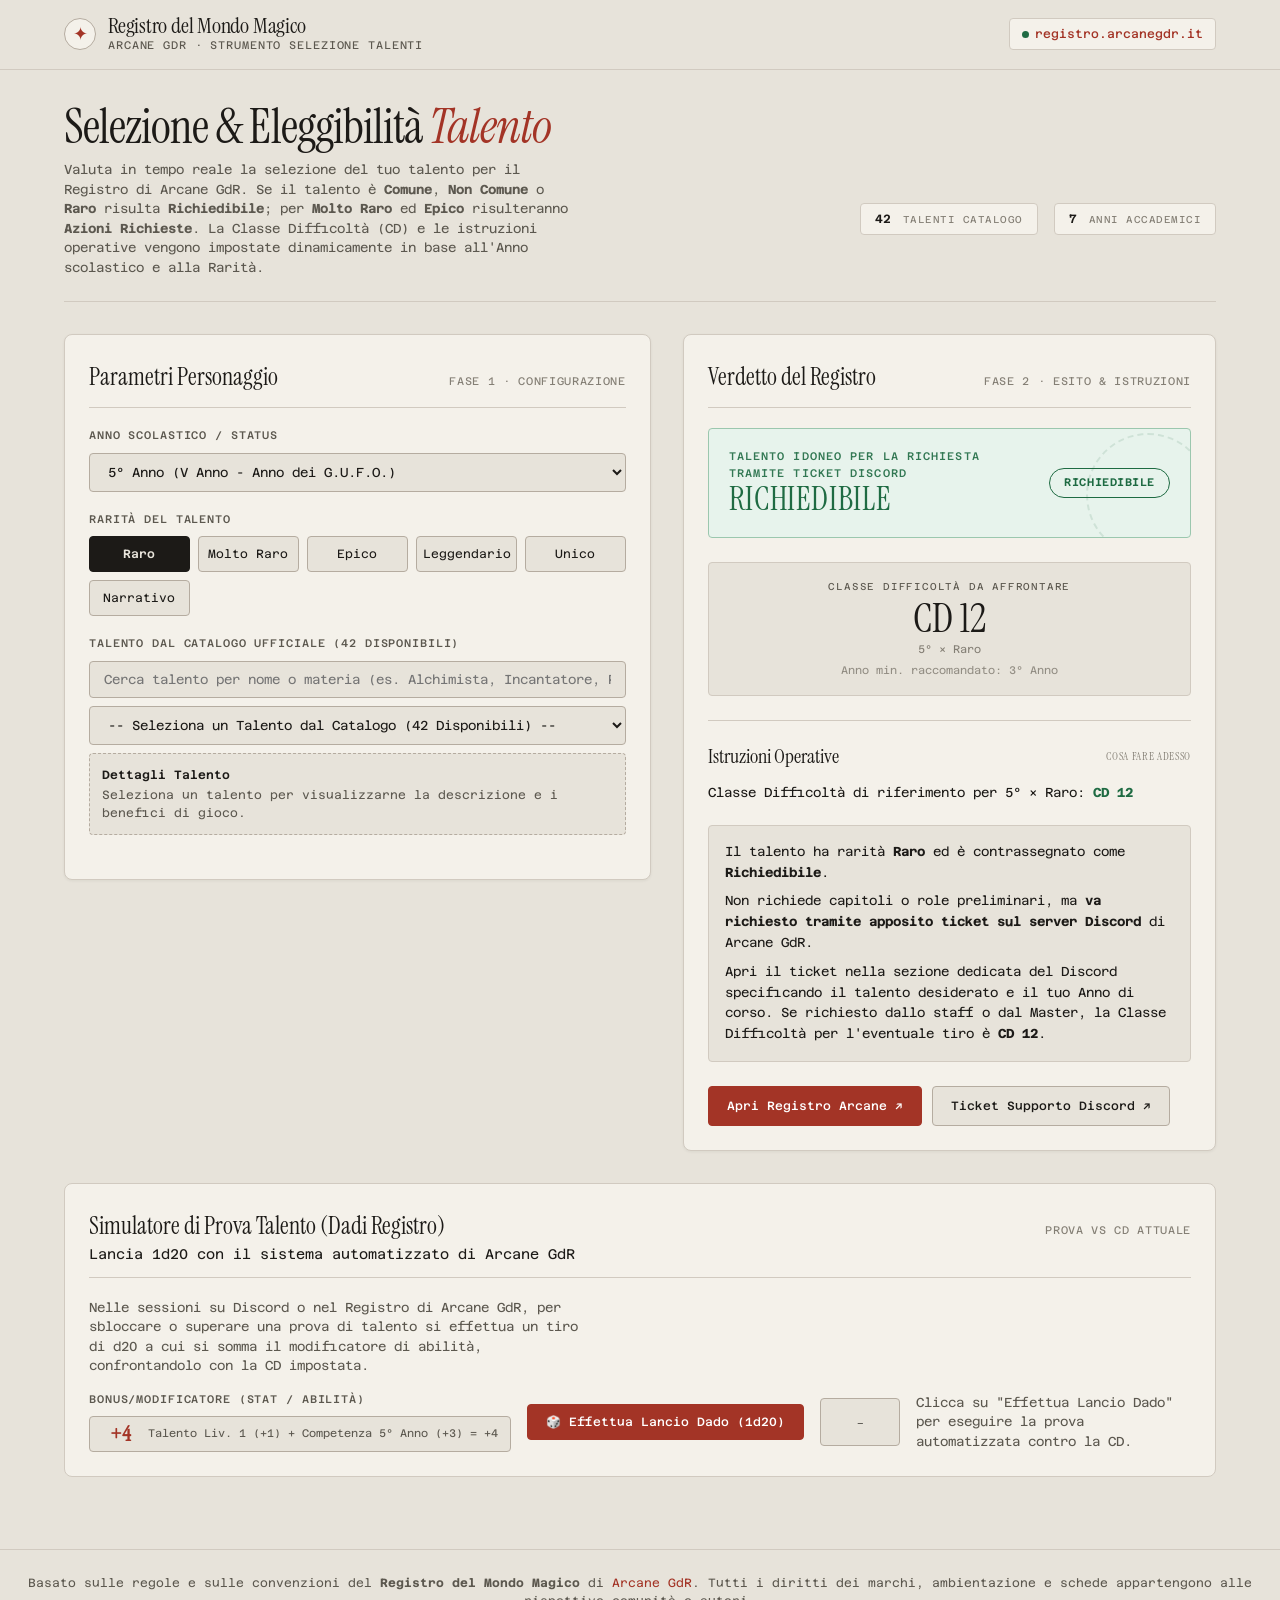
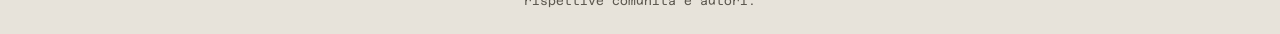
<file: index.html>
<!DOCTYPE html>
<html lang="it">
<head>
  <meta charset="utf-8">
  <meta name="viewport" content="width=device-width, initial-scale=1, viewport-fit=cover">
  <meta name="theme-color" content="#E7E3DA">
  <title>Verifica Eleggibilità Talenti · Registro Arcane GdR</title>
  
  <!-- Fonts da Google Fonts identici a registro.arcanegdr.it -->
  <link rel="preconnect" href="https://fonts.googleapis.com">
  <link rel="preconnect" href="https://fonts.gstatic.com" crossorigin>
  <link href="https://fonts.googleapis.com/css2?family=Instrument+Serif:ital@0;1&family=Azeret+Mono:wght@400;500;600&display=swap" rel="stylesheet">
  
  <link rel="stylesheet" href="styles.css">
</head>
<body>

  <!-- Barra Superiore di Navigazione -->
  <header class="topbar">
    <div class="topbar-content">
      <a href="https://registro.arcanegdr.it" target="_blank" rel="noopener" class="brand-group" title="Vai al portale del Registro">
        <div class="sigil-icon">✦</div>
        <div class="brand-text">
          <h1>Registro del Mondo Magico</h1>
          <div class="brand-sub">Arcane GdR · Strumento Selezione Talenti</div>
        </div>
      </a>
      <div class="topbar-actions">
        <a href="https://registro.arcanegdr.it" target="_blank" rel="noopener" class="live-link">
          <span class="status-dot"></span>
          <span>registro.arcanegdr.it</span>
        </a>
      </div>
    </div>
  </header>

  <!-- Contenitore Principale -->
  <main class="container">
    
    <!-- Hero / Intro -->
    <section>
      <h2 class="hero-quote">Selezione & Eleggibilità <em class="pig">Talento</em></h2>
      <div class="hero-meta">
        <p class="hero-desc">
          Valuta in tempo reale la selezione del tuo talento per il Registro di Arcane GdR. Se il talento è <strong>Comune</strong>, <strong>Non Comune</strong> o <strong>Raro</strong> risulta <strong>Richiedibile</strong>; per <strong>Molto Raro</strong> ed <strong>Epico</strong> risulteranno <strong>Azioni Richieste</strong>.
          La Classe Difficoltà (CD) e le istruzioni operative vengono impostate dinamicamente in base all'Anno scolastico e alla Rarità.
        </p>
        <div class="stats-pill-group">
          <div class="stat-pill"><span class="num">42</span> <span class="lbl">Talenti Catalogo</span></div>
          <div class="stat-pill"><span class="num">7</span> <span class="lbl">Anni Accademici</span></div>
        </div>
      </div>
    </section>

    <!-- Griglia a due colonne -->
    <div class="main-grid">

      <!-- COLONNA SINISTRA: Parametri -->
      <section class="card">
        <div class="card-header">
          <h3 class="card-title">Parametri Personaggio</h3>
          <span class="card-badge">Fase 1 · Configurazione</span>
        </div>

        <!-- Anno Scolastico -->
        <div class="form-group">
          <label class="form-label" for="annoSelect">Anno Scolastico / Status</label>
          <div class="select-wrap">
            <select id="annoSelect">
              <option value="1">1° Anno (I Anno - Principiante)</option>
              <option value="2">2° Anno (II Anno)</option>
              <option value="3">3° Anno (III Anno - Scelta Materie Complementari)</option>
              <option value="4">4° Anno (IV Anno)</option>
              <option value="5" selected>5° Anno (V Anno - Anno dei G.U.F.O.)</option>
              <option value="6">6° Anno (VI Anno - Corsi Avanzati)</option>
              <option value="7">7° Anno (VII Anno - Anno dei M.A.G.O.)</option>
              <option value="adulto">Adulto / Fuori Corso / Docente / Post-Diploma</option>
            </select>
          </div>
        </div>

        <!-- Rarità Talento -->
        <div class="form-group">
          <label class="form-label">Rarità del Talento</label>
          <div class="rarity-pill-group">
            <div class="rarity-pill">
              <input type="radio" id="rarRaro" name="rarity" value="raro" checked>
              <label for="rarRaro">Raro</label>
            </div>
            <div class="rarity-pill molto-raro">
              <input type="radio" id="rarMoltoRaro" name="rarity" value="molto_raro">
              <label for="rarMoltoRaro">Molto Raro</label>
            </div>
            <div class="rarity-pill epico">
              <input type="radio" id="rarEpico" name="rarity" value="epico">
              <label for="rarEpico">Epico</label>
            </div>
            <div class="rarity-pill leggendario">
              <input type="radio" id="rarLeggendario" name="rarity" value="leggendario">
              <label for="rarLeggendario">Leggendario</label>
            </div>
            <div class="rarity-pill unico">
              <input type="radio" id="rarUnico" name="rarity" value="unico">
              <label for="rarUnico">Unico</label>
            </div>
            <div class="rarity-pill narrativo">
              <input type="radio" id="rarNarrativo" name="rarity" value="narrativo">
              <label for="rarNarrativo">Narrativo</label>
            </div>
          </div>
        </div>

        <!-- Selezione dal Catalogo di Arcane GdR -->
        <div class="form-group">
          <label class="form-label" for="talentSelect">Talento dal Catalogo Ufficiale (42 Disponibili)</label>
          <div class="talent-search-box">
            <input type="text" id="talentSearch" placeholder="Cerca talento per nome o materia (es. Alchimista, Incantatore, Pozioni)...">
          </div>
          <div class="select-wrap">
            <select id="talentSelect">
              <!-- Popolato dinamicamente da app.js -->
            </select>
          </div>

          <!-- Box Anteprima / Descrizione del Talento -->
          <div class="talent-preview-box" id="talentDescBox">
            <div class="talent-preview-name">
              <span id="talentDescTitle">Dettagli Talento</span>
              <span class="card-badge" id="talentDescCat"></span>
            </div>
            <div id="talentDescText">Seleziona un talento per visualizzarne la descrizione e i benefici di gioco.</div>
          </div>
        </div>

      </section>

      <!-- COLONNA DESTRA: Verdetto & Istruzioni -->
      <section class="card">
        <div class="card-header">
          <h3 class="card-title">Verdetto del Registro</h3>
          <span class="card-badge">Fase 2 · Esito & Istruzioni</span>
        </div>

        <!-- Banner di Eleggibilità Dinamico -->
        <div class="verdict-banner eligible" id="verdictBanner">
          <div class="verdict-title-group">
            <span class="verdict-sub" id="verdictSub">Talento idoneo per la richiesta tramite Ticket Discord</span>
            <span class="verdict-status" id="verdictStatus">Richiedibile</span>
          </div>
          <div class="verdict-badge-pill" id="verdictBadge">RICHIEDIBILE</div>
        </div>

        <!-- Display Classe Difficoltà (CD) -->
        <div class="cd-display-row">
          <div class="cd-box">
            <div class="cd-box-label">Classe Difficoltà da Affrontare</div>
            <div class="cd-box-num" id="cdNum">CD 12</div>
            <div class="cd-box-sub" id="cdFormula">V Anno × Raro</div>
            <div class="cd-box-sub" id="minYearSub" style="margin-top: 4px; font-size: 11px; opacity: 0.85;">Anno min: 3° Anno</div>
          </div>
        </div>

        <!-- Elenco Istruzioni Dinamiche -->
        <div class="instructions-box">
          <div class="inst-title">
            <span>Istruzioni Operative</span>
            <span class="card-badge">Cosa fare adesso</span>
          </div>
          <ul class="inst-list" id="instructionsList">
            <!-- Popolato dinamicamente da app.js -->
          </ul>
        </div>

        <!-- Azioni Rapide con Link a registro.arcanegdr.it -->
        <div class="action-buttons">
          <a href="https://registro.arcanegdr.it" target="_blank" rel="noopener" class="btn btn-primary">
            Apri Registro Arcane ↗
          </a>
          <a href="https://discord.gg/EfSccDMzdn" target="_blank" rel="noopener" class="btn btn-secondary">
            Ticket Supporto Discord ↗
          </a>
        </div>
      </section>

    </div>

    <!-- SEZIONE INFERIORE: Simulatore Lancio Dadi (1d20 + Modificatore vs CD) -->
    <section class="dice-card">
      <div class="card-header">
        <div>
          <h3 class="card-title">Simulatore di Prova Talento (Dadi Registro)</h3>
          <div class="brand-sub">Lancia 1d20 con il sistema automatizzato di Arcane GdR</div>
        </div>
        <span class="card-badge">Prova vs CD Attuale</span>
      </div>

      <p class="hero-desc">
        Nelle sessioni su Discord o nel Registro di Arcane GdR, per sbloccare o superare una prova di talento si effettua un tiro di d20 a cui si somma il modificatore di abilità, confrontandolo con la CD impostata.
      </p>

      <div class="dice-controls">
        <div class="mod-display-group">
          <label class="form-label">Bonus/Modificatore (Stat / Abilità)</label>
          <div class="mod-value-box">
            <span class="mod-total-badge" id="diceModBadge">+4</span>
            <span class="mod-formula-text" id="diceModBreakdown">Talento Liv. 1 (+1) + Competenza 5° Anno (+3) = +4</span>
          </div>
        </div>
        <button id="rollDiceBtn" class="btn btn-primary">
          🎲 Effettua Lancio Dado (1d20)
        </button>
        <div class="dice-result-badge" id="diceResultBadge">-</div>
        <div id="diceResultDetail" style="font-size: 13px; color: var(--ink-secondary); flex: 1;">
          Clicca su "Effettua Lancio Dado" per eseguire la prova automatizzata contro la CD.
        </div>
      </div>
    </section>

  </main>

  <!-- Footer con riferimenti ad Arcane GdR -->
  <footer>
    <p>
      Basato sulle regole e sulle convenzioni del <strong>Registro del Mondo Magico</strong> di <a href="https://registro.arcanegdr.it" target="_blank" rel="noopener">Arcane GdR</a>.
      Tutti i diritti dei marchi, ambientazione e schede appartengono alle rispettive comunità e autori.
    </p>
  </footer>

  <script src="app.js"></script>
</body>
</html>
</file>
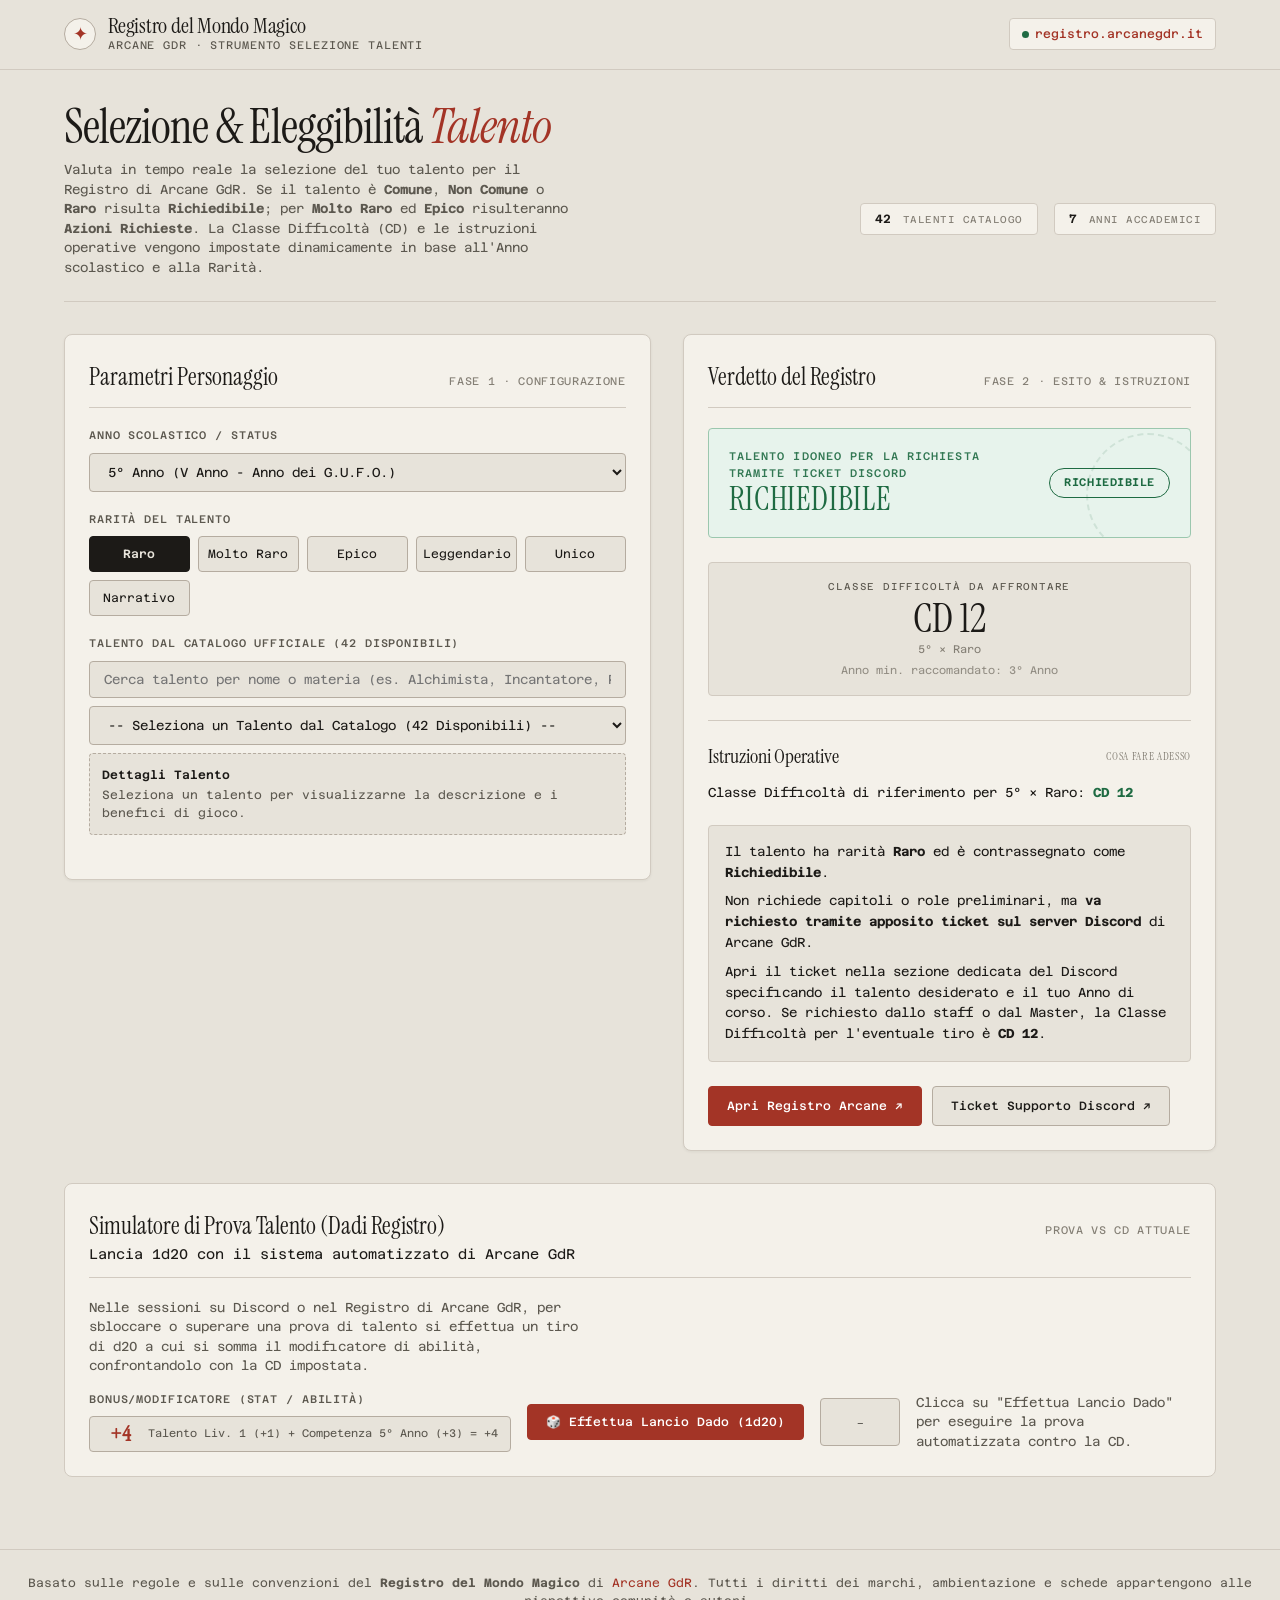
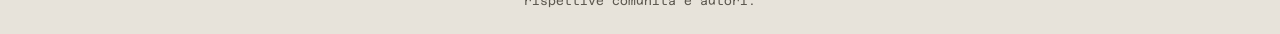
<file: standalone.html>
<!DOCTYPE html>
<html lang="it">
<head>
  <meta charset="utf-8">
  <meta name="viewport" content="width=device-width, initial-scale=1, viewport-fit=cover">
  <meta name="theme-color" content="#E7E3DA">
  <title>Verifica Eleggibilità Talenti · Registro Arcane GdR</title>
  
  <!-- Fonts da Google Fonts identici a registro.arcanegdr.it -->
  <link rel="preconnect" href="https://fonts.googleapis.com">
  <link rel="preconnect" href="https://fonts.gstatic.com" crossorigin>
  <link href="https://fonts.googleapis.com/css2?family=Instrument+Serif:ital@0;1&family=Azeret+Mono:wght@400;500;600&display=swap" rel="stylesheet">
  
  <style>
:root {
  --bg: #E7E3DA;
  --bg-card: #F4F1EA;
  --bg-card-alt: #ECE7DE;
  --ink: #1C1A17;
  --ink-secondary: #5C584F;
  --ink-muted: #847F75;
  --hair: #D1CAC0;
  --hair-strong: #B5ACA0;
  
  --pig: #A33426;
  --pig-hover: #86271C;
  --pig-light: #F7EAE8;
  
  --emerald: #1F6B43;
  --emerald-light: #E7F3EC;
  --emerald-border: #9BC7AE;
  
  --amber: #B8621E;
  --amber-light: #FBF0E6;
  --amber-border: #E0BA98;
  
  --serif: 'Instrument Serif', Georgia, serif;
  --mono: 'Azeret Mono', monospace, -apple-system, sans-serif;
  
  --radius-sm: 4px;
  --radius-md: 8px;
  --radius-lg: 12px;
  --shadow-sm: 0 1px 3px rgba(28, 26, 23, 0.06);
  --shadow-md: 0 4px 12px rgba(28, 26, 23, 0.08);
}

* {
  box-sizing: border-box;
  margin: 0;
  padding: 0;
}

body {
  background-color: var(--bg);
  color: var(--ink);
  font-family: var(--mono);
  font-size: 14px;
  line-height: 1.5;
  min-height: 100vh;
  display: flex;
  flex-direction: column;
  -webkit-font-smoothing: antialiased;
}

/* Top bar / Header */
.topbar {
  border-bottom: 1px solid var(--hair);
  background: var(--bg);
  position: sticky;
  top: 0;
  z-index: 50;
}

.topbar-content {
  max-width: 1200px;
  margin: 0 auto;
  padding: 14px 24px;
  display: flex;
  align-items: center;
  justify-content: space-between;
  gap: 16px;
}

.brand-group {
  display: flex;
  align-items: center;
  gap: 12px;
  text-decoration: none;
  color: inherit;
}

.sigil-icon {
  width: 32px;
  height: 32px;
  border-radius: 50%;
  border: 1px solid var(--hair-strong);
  display: grid;
  place-items: center;
  font-family: var(--serif);
  font-size: 18px;
  color: var(--pig);
  background: var(--bg-card);
}

.brand-text h1 {
  font-family: var(--serif);
  font-size: 22px;
  font-weight: 400;
  line-height: 1.1;
  letter-spacing: -0.01em;
}

.brand-text .brand-sub {
  font-size: 11px;
  text-transform: uppercase;
  letter-spacing: 0.08em;
  color: var(--ink-secondary);
}

.topbar-actions {
  display: flex;
  align-items: center;
  gap: 12px;
}

.live-link {
  display: inline-flex;
  align-items: center;
  gap: 6px;
  padding: 6px 12px;
  background: var(--bg-card);
  border: 1px solid var(--hair);
  border-radius: var(--radius-sm);
  color: var(--pig);
  text-decoration: none;
  font-size: 12px;
  font-weight: 500;
  transition: all 0.15s ease;
}

.live-link:hover {
  background: var(--pig-light);
  border-color: var(--pig);
}

.live-link .status-dot {
  width: 7px;
  height: 7px;
  border-radius: 50%;
  background: var(--emerald);
  display: inline-block;
  animation: pulse 2s infinite ease-in-out;
}

@keyframes pulse {
  0%, 100% { opacity: 1; transform: scale(1); }
  50% { opacity: 0.4; transform: scale(0.85); }
}

/* Layout container */
.container {
  max-width: 1200px;
  margin: 0 auto;
  padding: 32px 24px;
  flex: 1;
  width: 100%;
}

/* Hero Section */
.hero-quote {
  font-family: var(--serif);
  font-size: clamp(32px, 4vw, 48px);
  font-weight: 400;
  line-height: 1.05;
  letter-spacing: -0.02em;
  margin-bottom: 8px;
}

.hero-quote em.pig {
  font-style: italic;
  color: var(--pig);
}

.hero-meta {
  display: flex;
  flex-wrap: wrap;
  align-items: center;
  justify-content: space-between;
  gap: 16px;
  padding-bottom: 24px;
  border-bottom: 1px solid var(--hair);
  margin-bottom: 32px;
}

.hero-desc {
  max-width: 64ch;
  color: var(--ink-secondary);
  font-size: 13px;
}

.stats-pill-group {
  display: flex;
  gap: 16px;
  flex-wrap: wrap;
}

.stat-pill {
  background: var(--bg-card);
  border: 1px solid var(--hair);
  padding: 6px 14px;
  border-radius: var(--radius-sm);
  font-size: 12px;
}

.stat-pill .num {
  font-weight: 600;
  color: var(--ink);
  margin-right: 4px;
}

.stat-pill .lbl {
  color: var(--ink-muted);
  text-transform: uppercase;
  font-size: 10px;
  letter-spacing: 0.05em;
}

/* Grid layout */
.main-grid {
  display: grid;
  grid-template-columns: 1.1fr 1fr;
  gap: 32px;
  align-items: start;
}

@media (max-width: 900px) {
  .main-grid {
    grid-template-columns: 1fr;
  }
}

/* Panel cards */
.card {
  background: var(--bg-card);
  border: 1px solid var(--hair);
  border-radius: var(--radius-md);
  padding: 24px;
  box-shadow: var(--shadow-sm);
}

.card-header {
  display: flex;
  align-items: baseline;
  justify-content: space-between;
  margin-bottom: 20px;
  padding-bottom: 12px;
  border-bottom: 1px solid var(--hair);
}

.card-title {
  font-family: var(--serif);
  font-size: 24px;
  font-weight: 400;
  color: var(--ink);
}

.card-badge {
  font-size: 11px;
  text-transform: uppercase;
  letter-spacing: 0.06em;
  color: var(--ink-muted);
}

/* Form inputs & controls */
.form-group {
  margin-bottom: 20px;
}

.form-label {
  display: block;
  font-size: 11px;
  text-transform: uppercase;
  letter-spacing: 0.08em;
  color: var(--ink-secondary);
  margin-bottom: 8px;
  font-weight: 500;
}

.select-wrap, .input-wrap {
  position: relative;
}

select, input[type="text"], input[type="number"] {
  width: 100%;
  padding: 10px 14px;
  font-family: var(--mono);
  font-size: 13px;
  color: var(--ink);
  background: var(--bg);
  border: 1px solid var(--hair-strong);
  border-radius: var(--radius-sm);
  outline: none;
  transition: all 0.15s ease;
}

select:focus, input[type="text"]:focus, input[type="number"]:focus {
  border-color: var(--pig);
  box-shadow: 0 0 0 2px var(--pig-light);
}

/* Radio button pills for Rarity */
.rarity-pill-group {
  display: grid;
  grid-template-columns: repeat(auto-fit, minmax(100px, 1fr));
  gap: 8px;
}

.rarity-pill {
  position: relative;
}

.rarity-pill input[type="radio"] {
  position: absolute;
  opacity: 0;
  width: 0;
  height: 0;
}

.rarity-pill label {
  display: block;
  text-align: center;
  padding: 8px 6px;
  background: var(--bg);
  border: 1px solid var(--hair-strong);
  border-radius: var(--radius-sm);
  font-size: 12px;
  cursor: pointer;
  transition: all 0.15s ease;
  user-select: none;
}

.rarity-pill input[type="radio"]:checked + label {
  background: var(--ink);
  color: var(--bg);
  border-color: var(--ink);
  font-weight: 600;
}

.rarity-pill.molto-raro input[type="radio"]:checked + label {
  background: var(--pig);
  border-color: var(--pig);
  color: #fff;
}

.rarity-pill.epico input[type="radio"]:checked + label {
  background: #622A73;
  border-color: #622A73;
  color: #fff;
}

.rarity-pill.leggendario input[type="radio"]:checked + label {
  background: #9A6B1F;
  border-color: #9A6B1F;
  color: #fff;
}

.rarity-pill.unico input[type="radio"]:checked + label {
  background: #1C3D5A;
  border-color: #1C3D5A;
  color: #fff;
}

.rarity-pill.narrativo input[type="radio"]:checked + label {
  background: #2D5A3C;
  border-color: #2D5A3C;
  color: #fff;
}

/* Preset talent dropdown list */
.talent-search-box {
  margin-bottom: 8px;
}

.talent-preview-box {
  background: var(--bg);
  border: 1px dashed var(--hair-strong);
  border-radius: var(--radius-sm);
  padding: 12px;
  font-size: 12px;
  color: var(--ink-secondary);
  min-height: 52px;
  display: flex;
  flex-direction: column;
  justify-content: center;
  margin-top: 8px;
}

.talent-preview-name {
  font-weight: 600;
  color: var(--ink);
  margin-bottom: 2px;
}

/* EP & Checklist Toggles */
.checklist-box {
  background: var(--bg);
  border: 1px solid var(--hair);
  border-radius: var(--radius-sm);
  padding: 12px 14px;
}

.ep-slider-row {
  display: flex;
  align-items: center;
  justify-content: space-between;
  gap: 16px;
  margin-bottom: 12px;
}

.ep-val {
  font-weight: 600;
  color: var(--pig);
  font-size: 13px;
  min-width: 70px;
  text-align: right;
}

input[type="range"] {
  flex: 1;
  accent-color: var(--pig);
}

.checkbox-row {
  display: flex;
  align-items: center;
  gap: 10px;
  margin-top: 8px;
  font-size: 12px;
  cursor: pointer;
}

.checkbox-row input {
  accent-color: var(--pig);
  width: 16px;
  height: 16px;
  cursor: pointer;
}

/* RIGHT PANEL: Verdict Card */
.verdict-banner {
  border-radius: var(--radius-sm);
  padding: 20px;
  margin-bottom: 24px;
  display: flex;
  align-items: center;
  justify-content: space-between;
  gap: 16px;
  transition: all 0.25s ease;
  position: relative;
  overflow: hidden;
}

.verdict-banner::after {
  content: '';
  position: absolute;
  right: -20px;
  bottom: -20px;
  width: 120px;
  height: 120px;
  border-radius: 50%;
  border: 2px dashed currentColor;
  opacity: 0.12;
  pointer-events: none;
}

.verdict-banner.eligible {
  background: var(--emerald-light);
  border: 1px solid var(--emerald-border);
  color: var(--emerald);
}

.verdict-banner.actions {
  background: var(--amber-light);
  border: 1px solid var(--amber-border);
  color: var(--amber);
}

.verdict-title-group {
  display: flex;
  flex-direction: column;
}

.verdict-sub {
  font-size: 11px;
  text-transform: uppercase;
  letter-spacing: 0.1em;
  font-weight: 500;
  opacity: 0.9;
}

.verdict-status {
  font-family: var(--serif);
  font-size: 32px;
  font-weight: 400;
  line-height: 1.1;
  letter-spacing: 0.02em;
  text-transform: uppercase;
}

.verdict-badge-pill {
  padding: 6px 14px;
  border-radius: 20px;
  font-size: 11px;
  font-weight: 600;
  letter-spacing: 0.05em;
  border: 1px solid currentColor;
}

/* CD Display Box */
.cd-display-row {
  display: grid;
  grid-template-columns: 1fr;
  margin-bottom: 24px;
}

.cd-box {
  background: var(--bg);
  border: 1px solid var(--hair);
  border-radius: var(--radius-sm);
  padding: 16px;
  text-align: center;
}

.cd-box-label {
  font-size: 10px;
  text-transform: uppercase;
  letter-spacing: 0.08em;
  color: var(--ink-secondary);
  margin-bottom: 4px;
}

.cd-box-num {
  font-family: var(--serif);
  font-size: 40px;
  line-height: 1;
  color: var(--ink);
  font-weight: 400;
}

.cd-box-sub {
  font-size: 11px;
  color: var(--ink-muted);
  margin-top: 4px;
}

/* Instruction lists */
.instructions-box {
  border-top: 1px solid var(--hair);
  padding-top: 20px;
  margin-bottom: 24px;
}

.inst-title {
  font-family: var(--serif);
  font-size: 20px;
  margin-bottom: 12px;
  display: flex;
  align-items: center;
  justify-content: space-between;
}

.inst-list {
  list-style: none;
  display: flex;
  flex-direction: column;
  gap: 10px;
}

.inst-item {
  display: flex;
  align-items: flex-start;
  gap: 10px;
  font-size: 13px;
  line-height: 1.45;
  color: var(--ink);
}

.inst-num {
  font-size: 10px;
  font-weight: 600;
  width: 20px;
  height: 20px;
  border-radius: 50%;
  border: 1px solid var(--hair-strong);
  display: grid;
  place-items: center;
  flex-shrink: 0;
  margin-top: 2px;
  background: var(--bg);
}

.inst-item.done {
  color: var(--ink-muted);
  text-decoration: line-through;
}

/* Code Snippet Box (for copying to Arcane GDR Role post) */
.snippet-box {
  background: #1C1A17;
  color: #EDE7DE;
  border-radius: var(--radius-sm);
  padding: 14px;
  font-size: 12px;
  margin-bottom: 20px;
  position: relative;
}

.snippet-header {
  display: flex;
  justify-content: space-between;
  align-items: center;
  margin-bottom: 8px;
  font-size: 10px;
  text-transform: uppercase;
  letter-spacing: 0.08em;
  color: #9D9689;
}

.snippet-code {
  font-family: var(--mono);
  word-break: break-all;
  white-space: pre-wrap;
  line-height: 1.5;
}

.copy-btn {
  background: rgba(255, 255, 255, 0.1);
  border: 1px solid rgba(255, 255, 255, 0.2);
  color: #fff;
  padding: 4px 10px;
  border-radius: 4px;
  font-family: var(--mono);
  font-size: 11px;
  cursor: pointer;
  transition: all 0.15s ease;
}

.copy-btn:hover {
  background: var(--pig);
  border-color: var(--pig);
}

/* Quick link buttons to Registro */
.action-buttons {
  display: flex;
  flex-wrap: wrap;
  gap: 10px;
}

.btn {
  display: inline-flex;
  align-items: center;
  justify-content: center;
  gap: 8px;
  padding: 10px 18px;
  font-family: var(--mono);
  font-size: 12px;
  font-weight: 500;
  border-radius: var(--radius-sm);
  cursor: pointer;
  text-decoration: none;
  transition: all 0.15s ease;
}

.btn-primary {
  background: var(--pig);
  color: #fff;
  border: 1px solid var(--pig);
}

.btn-primary:hover {
  background: var(--pig-hover);
}

.btn-secondary {
  background: var(--bg);
  color: var(--ink);
  border: 1px solid var(--hair-strong);
}

.btn-secondary:hover {
  background: var(--hair);
}

/* Dice Simulator widget */
.dice-card {
  margin-top: 32px;
  background: var(--bg-card);
  border: 1px solid var(--hair);
  border-radius: var(--radius-md);
  padding: 24px;
}

.dice-controls {
  display: flex;
  flex-wrap: wrap;
  align-items: center;
  gap: 16px;
  margin-top: 16px;
}

.mod-display-group {
  display: flex;
  flex-direction: column;
}

.mod-value-box {
  display: flex;
  align-items: center;
  gap: 10px;
  background: var(--bg);
  border: 1px solid var(--hair-strong);
  border-radius: var(--radius-sm);
  padding: 6px 12px;
}

.mod-total-badge {
  font-family: var(--serif);
  font-size: 22px;
  font-weight: 700;
  color: var(--pig);
  min-width: 36px;
  text-align: center;
  line-height: 1;
}

.mod-formula-text {
  font-family: var(--mono);
  font-size: 11px;
  color: var(--ink-secondary);
  line-height: 1.35;
}

.dice-result-badge {
  font-size: 20px;
  font-family: var(--serif);
  padding: 8px 16px;
  border-radius: var(--radius-sm);
  border: 1px solid var(--hair-strong);
  background: var(--bg);
  min-width: 80px;
  text-align: center;
}

.dice-result-badge.success {
  background: var(--emerald-light);
  border-color: var(--emerald);
  color: var(--emerald);
}

.dice-result-badge.fail {
  background: var(--amber-light);
  border-color: var(--amber);
  color: var(--amber);
}

/* Modal / Matrix drawer */
.modal-overlay {
  position: fixed;
  inset: 0;
  background: rgba(28, 26, 23, 0.6);
  backdrop-filter: blur(2px);
  display: none;
  align-items: center;
  justify-content: center;
  z-index: 100;
  padding: 20px;
}

.modal-overlay.open {
  display: flex;
}

.modal-body {
  background: var(--bg-card);
  border: 1px solid var(--hair);
  border-radius: var(--radius-md);
  width: 100%;
  max-width: 900px;
  max-height: 90vh;
  overflow-y: auto;
  padding: 28px;
  box-shadow: var(--shadow-md);
}

.matrix-table {
  width: 100%;
  border-collapse: collapse;
  margin-top: 16px;
  font-size: 12px;
}

.matrix-table th, .matrix-table td {
  border: 1px solid var(--hair);
  padding: 8px 10px;
  text-align: center;
  transition: all 0.15s ease;
}

.matrix-table td.active-cell {
  background: var(--pig-light) !important;
  box-shadow: inset 0 0 0 2px var(--pig);
}

.matrix-table td.active-cell input {
  background: #fff !important;
  color: var(--pig) !important;
  font-weight: 700 !important;
  border-color: var(--pig) !important;
}

.matrix-table th {
  background: var(--bg-card-alt);
  font-size: 11px;
  text-transform: uppercase;
  letter-spacing: 0.05em;
}

.matrix-table input[type="number"] {
  width: 65px;
  padding: 6px 6px;
  font-family: var(--mono);
  font-size: 13px;
  font-weight: 500;
  text-align: center;
  background: var(--bg);
  border: 1px solid var(--hair-strong);
  border-radius: var(--radius-sm);
  transition: all 0.15s ease;
}

.matrix-table input[type="number"]:focus {
  border-color: var(--pig);
  background: #fff;
  box-shadow: 0 0 0 2px var(--pig-light);
}

/* Instruction text block */
.instructions-text-block {
  background: var(--bg);
  border: 1px solid var(--hair);
  border-radius: var(--radius-sm);
  padding: 16px;
  font-size: 13px;
  line-height: 1.6;
  color: var(--ink);
}

.instructions-text-block p {
  margin-bottom: 8px;
}

.instructions-text-block p:last-child {
  margin-bottom: 0;
}

/* Quest Protocol for Azioni Richieste */
.quest-protocol-container {
  display: flex;
  flex-direction: column;
  gap: 10px;
  margin-top: 10px;
}

.quest-step-card {
  background: var(--bg);
  border: 1px solid var(--hair);
  border-radius: var(--radius-sm);
  padding: 12px 14px;
  transition: all 0.15s ease;
}

.quest-step-card:hover {
  border-color: var(--hair-strong);
}

.quest-step-header {
  display: flex;
  align-items: center;
  justify-content: space-between;
  gap: 8px;
  margin-bottom: 6px;
  flex-wrap: wrap;
}

.quest-step-title {
  font-family: var(--serif);
  font-size: 16px;
  font-weight: 500;
  color: var(--ink);
}

.quest-badge {
  font-size: 10px;
  text-transform: uppercase;
  letter-spacing: 0.05em;
  padding: 3px 8px;
  border-radius: 4px;
  font-weight: 600;
  border: 1px solid var(--hair-strong);
  background: var(--bg-card);
}

.quest-badge.narrative {
  color: #2F4D7E;
  border-color: #B5C5DE;
  background: #EAF0F9;
}

.quest-badge.dice {
  color: var(--pig);
  border-color: #E2B2AB;
  background: var(--pig-light);
}

.quest-badge.ticket {
  color: var(--emerald);
  border-color: var(--emerald-border);
  background: var(--emerald-light);
}

.quest-step-desc {
  font-size: 12px;
  color: var(--ink-secondary);
  line-height: 1.45;
}

.recovery-rule-box {
  background: #FFF8EE;
  border: 1px solid #EAD4B4;
  border-left: 4px solid var(--amber);
  border-radius: var(--radius-sm);
  padding: 12px 14px;
  margin-top: 10px;
  font-size: 12px;
  color: #694314;
  line-height: 1.5;
}

.recovery-rule-box strong {
  color: #3F2505;
}

/* 6-roll series results in dice simulator */
.series-display {
  display: flex;
  flex-wrap: wrap;
  gap: 8px;
  margin-top: 14px;
  align-items: center;
}

.series-die {
  width: 38px;
  height: 38px;
  display: grid;
  place-items: center;
  font-family: var(--serif);
  font-size: 17px;
  border-radius: var(--radius-sm);
  border: 1px solid var(--hair-strong);
  background: var(--bg);
  font-weight: 600;
}

.series-die.success {
  background: var(--emerald-light);
  border-color: var(--emerald);
  color: var(--emerald);
}

.series-die.fail {
  background: var(--amber-light);
  border-color: var(--amber);
  color: var(--amber);
}

/* Footer */
footer {
  border-top: 1px solid var(--hair);
  padding: 24px;
  text-align: center;
  font-size: 12px;
  color: var(--ink-secondary);
  background: var(--bg);
  margin-top: 40px;
}

footer a {
  color: var(--pig);
  text-decoration: none;
}

footer a:hover {
  text-decoration: underline;
}

</style>
</head>
<body>

  <!-- Barra Superiore di Navigazione -->
  <header class="topbar">
    <div class="topbar-content">
      <a href="https://registro.arcanegdr.it" target="_blank" rel="noopener" class="brand-group" title="Vai al portale del Registro">
        <div class="sigil-icon">✦</div>
        <div class="brand-text">
          <h1>Registro del Mondo Magico</h1>
          <div class="brand-sub">Arcane GdR · Strumento Selezione Talenti</div>
        </div>
      </a>
      <div class="topbar-actions">
        <a href="https://registro.arcanegdr.it" target="_blank" rel="noopener" class="live-link">
          <span class="status-dot"></span>
          <span>registro.arcanegdr.it</span>
        </a>
      </div>
    </div>
  </header>

  <!-- Contenitore Principale -->
  <main class="container">
    
    <!-- Hero / Intro -->
    <section>
      <h2 class="hero-quote">Selezione & Eleggibilità <em class="pig">Talento</em></h2>
      <div class="hero-meta">
        <p class="hero-desc">
          Valuta in tempo reale la selezione del tuo talento per il Registro di Arcane GdR. Se il talento è <strong>Comune</strong>, <strong>Non Comune</strong> o <strong>Raro</strong> risulta <strong>Richiedibile</strong>; per <strong>Molto Raro</strong> ed <strong>Epico</strong> risulteranno <strong>Azioni Richieste</strong>.
          La Classe Difficoltà (CD) e le istruzioni operative vengono impostate dinamicamente in base all'Anno scolastico e alla Rarità.
        </p>
        <div class="stats-pill-group">
          <div class="stat-pill"><span class="num">42</span> <span class="lbl">Talenti Catalogo</span></div>
          <div class="stat-pill"><span class="num">7</span> <span class="lbl">Anni Accademici</span></div>
        </div>
      </div>
    </section>

    <!-- Griglia a due colonne -->
    <div class="main-grid">

      <!-- COLONNA SINISTRA: Parametri -->
      <section class="card">
        <div class="card-header">
          <h3 class="card-title">Parametri Personaggio</h3>
          <span class="card-badge">Fase 1 · Configurazione</span>
        </div>

        <!-- Anno Scolastico -->
        <div class="form-group">
          <label class="form-label" for="annoSelect">Anno Scolastico / Status</label>
          <div class="select-wrap">
            <select id="annoSelect">
              <option value="1">1° Anno (I Anno - Principiante)</option>
              <option value="2">2° Anno (II Anno)</option>
              <option value="3">3° Anno (III Anno - Scelta Materie Complementari)</option>
              <option value="4">4° Anno (IV Anno)</option>
              <option value="5" selected>5° Anno (V Anno - Anno dei G.U.F.O.)</option>
              <option value="6">6° Anno (VI Anno - Corsi Avanzati)</option>
              <option value="7">7° Anno (VII Anno - Anno dei M.A.G.O.)</option>
              <option value="adulto">Adulto / Fuori Corso / Docente / Post-Diploma</option>
            </select>
          </div>
        </div>

        <!-- Rarità Talento -->
        <div class="form-group">
          <label class="form-label">Rarità del Talento</label>
          <div class="rarity-pill-group">
            <div class="rarity-pill">
              <input type="radio" id="rarRaro" name="rarity" value="raro" checked>
              <label for="rarRaro">Raro</label>
            </div>
            <div class="rarity-pill molto-raro">
              <input type="radio" id="rarMoltoRaro" name="rarity" value="molto_raro">
              <label for="rarMoltoRaro">Molto Raro</label>
            </div>
            <div class="rarity-pill epico">
              <input type="radio" id="rarEpico" name="rarity" value="epico">
              <label for="rarEpico">Epico</label>
            </div>
            <div class="rarity-pill leggendario">
              <input type="radio" id="rarLeggendario" name="rarity" value="leggendario">
              <label for="rarLeggendario">Leggendario</label>
            </div>
            <div class="rarity-pill unico">
              <input type="radio" id="rarUnico" name="rarity" value="unico">
              <label for="rarUnico">Unico</label>
            </div>
            <div class="rarity-pill narrativo">
              <input type="radio" id="rarNarrativo" name="rarity" value="narrativo">
              <label for="rarNarrativo">Narrativo</label>
            </div>
          </div>
        </div>

        <!-- Selezione dal Catalogo di Arcane GdR -->
        <div class="form-group">
          <label class="form-label" for="talentSelect">Talento dal Catalogo Ufficiale (42 Disponibili)</label>
          <div class="talent-search-box">
            <input type="text" id="talentSearch" placeholder="Cerca talento per nome o materia (es. Alchimista, Incantatore, Pozioni)...">
          </div>
          <div class="select-wrap">
            <select id="talentSelect">
              <!-- Popolato dinamicamente da app.js -->
            </select>
          </div>

          <!-- Box Anteprima / Descrizione del Talento -->
          <div class="talent-preview-box" id="talentDescBox">
            <div class="talent-preview-name">
              <span id="talentDescTitle">Dettagli Talento</span>
              <span class="card-badge" id="talentDescCat"></span>
            </div>
            <div id="talentDescText">Seleziona un talento per visualizzarne la descrizione e i benefici di gioco.</div>
          </div>
        </div>

      </section>

      <!-- COLONNA DESTRA: Verdetto & Istruzioni -->
      <section class="card">
        <div class="card-header">
          <h3 class="card-title">Verdetto del Registro</h3>
          <span class="card-badge">Fase 2 · Esito & Istruzioni</span>
        </div>

        <!-- Banner di Eleggibilità Dinamico -->
        <div class="verdict-banner eligible" id="verdictBanner">
          <div class="verdict-title-group">
            <span class="verdict-sub" id="verdictSub">Talento idoneo per la richiesta tramite Ticket Discord</span>
            <span class="verdict-status" id="verdictStatus">Richiedibile</span>
          </div>
          <div class="verdict-badge-pill" id="verdictBadge">RICHIEDIBILE</div>
        </div>

        <!-- Display Classe Difficoltà (CD) -->
        <div class="cd-display-row">
          <div class="cd-box">
            <div class="cd-box-label">Classe Difficoltà da Affrontare</div>
            <div class="cd-box-num" id="cdNum">CD 12</div>
            <div class="cd-box-sub" id="cdFormula">V Anno × Raro</div>
            <div class="cd-box-sub" id="minYearSub" style="margin-top: 4px; font-size: 11px; opacity: 0.85;">Anno min: 3° Anno</div>
          </div>
        </div>

        <!-- Elenco Istruzioni Dinamiche -->
        <div class="instructions-box">
          <div class="inst-title">
            <span>Istruzioni Operative</span>
            <span class="card-badge">Cosa fare adesso</span>
          </div>
          <ul class="inst-list" id="instructionsList">
            <!-- Popolato dinamicamente da app.js -->
          </ul>
        </div>

        <!-- Azioni Rapide con Link a registro.arcanegdr.it -->
        <div class="action-buttons">
          <a href="https://registro.arcanegdr.it" target="_blank" rel="noopener" class="btn btn-primary">
            Apri Registro Arcane ↗
          </a>
          <a href="https://discord.gg/EfSccDMzdn" target="_blank" rel="noopener" class="btn btn-secondary">
            Ticket Supporto Discord ↗
          </a>
        </div>
      </section>

    </div>

    <!-- SEZIONE INFERIORE: Simulatore Lancio Dadi (1d20 + Modificatore vs CD) -->
    <section class="dice-card">
      <div class="card-header">
        <div>
          <h3 class="card-title">Simulatore di Prova Talento (Dadi Registro)</h3>
          <div class="brand-sub">Lancia 1d20 con il sistema automatizzato di Arcane GdR</div>
        </div>
        <span class="card-badge">Prova vs CD Attuale</span>
      </div>

      <p class="hero-desc">
        Nelle sessioni su Discord o nel Registro di Arcane GdR, per sbloccare o superare una prova di talento si effettua un tiro di d20 a cui si somma il modificatore di abilità, confrontandolo con la CD impostata.
      </p>

      <div class="dice-controls">
        <div class="mod-display-group">
          <label class="form-label">Bonus/Modificatore (Stat / Abilità)</label>
          <div class="mod-value-box">
            <span class="mod-total-badge" id="diceModBadge">+4</span>
            <span class="mod-formula-text" id="diceModBreakdown">Talento Liv. 1 (+1) + Competenza 5° Anno (+3) = +4</span>
          </div>
        </div>
        <button id="rollDiceBtn" class="btn btn-primary">
          🎲 Effettua Lancio Dado (1d20)
        </button>
        <div class="dice-result-badge" id="diceResultBadge">-</div>
        <div id="diceResultDetail" style="font-size: 13px; color: var(--ink-secondary); flex: 1;">
          Clicca su "Effettua Lancio Dado" per eseguire la prova automatizzata contro la CD.
        </div>
      </div>
    </section>

  </main>

  <!-- Footer con riferimenti ad Arcane GdR -->
  <footer>
    <p>
      Basato sulle regole e sulle convenzioni del <strong>Registro del Mondo Magico</strong> di <a href="https://registro.arcanegdr.it" target="_blank" rel="noopener">Arcane GdR</a>.
      Tutti i diritti dei marchi, ambientazione e schede appartengono alle rispettive comunità e autori.
    </p>
  </footer>

  <script>
/**
 * Arcane GdR - Valutatore Eleggibilità Talenti
 * Collegato a https://registro.arcanegdr.it
 */

// 1. Matrice predefinita CD (Anno x Rarità)
const DEFAULT_CD_MATRIX = {
  "1": { comune: 10, non_comune: 13, raro: 16, molto_raro: 19, epico: 22, leggendario: 25, unico: 25, narrativo: 12 },
  "2": { comune: 9,  non_comune: 12, raro: 15, molto_raro: 18, epico: 21, leggendario: 24, unico: 24, narrativo: 11 },
  "3": { comune: 8,  non_comune: 11, raro: 14, molto_raro: 17, epico: 20, leggendario: 23, unico: 23, narrativo: 10 },
  "4": { comune: 7,  non_comune: 10, raro: 13, molto_raro: 16, epico: 19, leggendario: 22, unico: 22, narrativo: 9 },
  "5": { comune: 6,  non_comune: 9,  raro: 12, molto_raro: 15, epico: 18, leggendario: 21, unico: 21, narrativo: 8 },
  "6": { comune: 5,  non_comune: 8,  raro: 11, molto_raro: 14, epico: 17, leggendario: 20, unico: 20, narrativo: 7 },
  "7": { comune: 4,  non_comune: 7,  raro: 10, molto_raro: 13, epico: 16, leggendario: 19, unico: 19, narrativo: 6 },
  "adulto": { comune: 4, non_comune: 6, raro: 9, molto_raro: 12, epico: 15, leggendario: 18, unico: 18, narrativo: 6 }
};

// Soglia minima raccomandata di anno per rarità (senza autorizzazione speciale)
const RARITY_MIN_YEARS = {
  comune: 1,
  non_comune: 2,
  raro: 3,
  molto_raro: 4,
  epico: 5,
  leggendario: 6,
  unico: 5,
  narrativo: 3
};

// 2. Catalogo di 42 Talenti (ispirato al Registro di Arcane GdR con Modificatori a Livello 1)
const TALENTS_CATALOG = [
  {
    "id": "cacciatore",
    "name": "Cacciatore",
    "rarity": "raro",
    "category": "Caccia E Inseguimento, Sopravvivenza E Orientamento",
    "desc": "Riconosce orme semplici, tracce ovvie e segnali di passaggi recenti.",
    "modLevel1": 1,
    "hasCompetence": false
  },
  {
    "id": "cercatore-di-reliquie-naturali",
    "name": "Cercatore di reliquie naturali",
    "rarity": "raro",
    "category": "Erbologia E Raccolta",
    "desc": "Il personaggio riconosce e raccoglie materiali comuni senza danneggiarli. Ha un occhio sufficiente per capire cosa può essere utile e cosa no, purché l'ambiente non sia ostile o complesso.",
    "modLevel1": 1,
    "hasCompetence": false
  },
  {
    "id": "custode-delle-stelle",
    "name": "Custode delle Stelle",
    "rarity": "raro",
    "category": "Divinazione E Astronomia",
    "desc": "Il personaggio comincia a leggere il cielo come se fosse una mappa vivente. Riconosce le costellazioni principali e i movimenti più evidenti dei pianeti, percependo piccoli segnali di instabilità magica legata ai corpi celesti.",
    "modLevel1": 1
  },
  {
    "id": "furtivo",
    "name": "Furtivo",
    "rarity": "raro",
    "category": "Furtività",
    "desc": "Il personaggio riesce a muoversi con un minimo di discrezione. Riduce i rumori più evidenti, ma in ambienti silenziosi o su superfici instabili rischia facilmente di essere scoperto.",
    "modLevel1": 1
  },
  {
    "id": "istinto-del-viandante",
    "name": "Istinto del viandante",
    "rarity": "raro",
    "category": "Sopravvivenza E Orientamento",
    "desc": "Il personaggio riconosce sentieri semplici, evita ostacoli evidenti e comprende direzioni basilari. In ambienti difficili rischia facilmente di sbagliare percorso.",
    "modLevel1": 1
  },
  {
    "id": "manolesta",
    "name": "Manolesta",
    "rarity": "raro",
    "category": "Scasso E Borseggio",
    "desc": "È rapido e preciso nei piccoli movimenti. Riesce a maneggiare strumenti magici senza farli cadere o danneggiare.",
    "modLevel1": 1
  },
  {
    "id": "medico-da-battaglia",
    "name": "Medico da battaglia",
    "rarity": "raro",
    "category": "Medimagia",
    "desc": "Competenza medica rapida sul campo per stabilizzare ferite e traumi fisici o magici durante il combattimento.",
    "modLevel1": 1
  },
  {
    "id": "osservatore",
    "name": "Osservatore",
    "rarity": "raro",
    "category": "Osservazione",
    "desc": "Acume visivo superiore per scorgere dettagli nascosti, anomalie nell'ambiente o movimenti repentini.",
    "modLevel1": 1
  },
  {
    "id": "studente-modello",
    "name": "Studente Modello",
    "rarity": "raro",
    "category": "Conoscenza Teorica, Incantesimi, Studio",
    "desc": "Per chi vuole scalare le classifiche scolastiche o imparare incantesimi più velocemente degli altri.",
    "modLevel1": 1
  },
  {
    "id": "vigore-del-duellante",
    "name": "Vigore del duellante",
    "rarity": "raro",
    "category": "Resistenza Fisica",
    "desc": "Il personaggio dimostra una resistenza appena superiore alla media. Riesce a mantenere un ritmo fisico basilare ma si affatica rapidamente sotto pressione.",
    "modLevel1": 1,
    "hasCompetence": false
  },
  {
    "id": "chef",
    "name": "Chef",
    "rarity": "molto_raro",
    "category": "Cucina, Medimagia",
    "desc": "Il mago apprende le basi della cucina magica. Tecnica, attenzione e intuito iniziano a fondersi.",
    "modLevel1": 1
  },
  {
    "id": "empatia-minore",
    "name": "Empatia minore",
    "rarity": "molto_raro",
    "category": "Empatia",
    "desc": "Sensibilità emotiva che permette di percepire stati d'animo, tensioni o sincerità negli interlocutori.",
    "modLevel1": 1
  },
  {
    "id": "empatia-zoofila",
    "name": "Empatia Zoofila",
    "rarity": "molto_raro",
    "category": "Cura Delle Creature Magiche",
    "desc": "Ideale per chi vuole emulare Newt Scamander, focalizzandosi sull'interazione con il mondo magico naturale. Nota: il fatto che una creatura esiti, si calmi o riconosce il personaggio come affine non annulla istinti naturali, territorialità, fame, addestramento, controllo esterno o ostilità narrativa. Soprattutto ai gradi XXXX–XXXXX non deve diventare immunità automatica agli attacchi.",
    "modLevel1": 1
  },
  {
    "id": "eredita-di-godric",
    "name": "Eredità di Godric",
    "rarity": "molto_raro",
    "category": "Duello, Forza E Corpo A Corpo",
    "desc": "La bacchetta non è stata l'unica via all'utilizzo della Magia. Nel ciclo Arturiano tale arte bianca ci viene rappresentata da Re Artù ove tra le sue mani viene impugnata la spada Excalibur. Invece, nelle nostre imprese nell'uso delle spade, è lasciata in eredità dal Fondatore Godric Grifondoro.",
    "modLevel1": 1
  },
  {
    "id": "incantatore-silente",
    "name": "Incantatore silente",
    "rarity": "molto_raro",
    "category": "Incanti Non Verbali",
    "desc": "Capacità di eseguire incantesimi senza pronunciare la formula ad alta voce, focalizzando l'intento.",
    "modLevel1": 1
  },
  {
    "id": "mago-da-guerra",
    "name": "Mago da Guerra",
    "rarity": "molto_raro",
    "category": "Duello, Incantesimi",
    "desc": "Addestramento al duello e alla gestione di scontri magici ad alta intensità e lanci offensivi.",
    "modLevel1": 1
  },
  {
    "id": "naso-da-alchimista",
    "name": "Naso da alchimista",
    "rarity": "molto_raro",
    "category": "Pozioni E Alchimia",
    "desc": "Il personaggio riconosce odori semplici e marcati: ingredienti comuni, piante fresche, solventi base. Una sfumatura sbagliata lo mette in allerta.",
    "modLevel1": 1
  },
  {
    "id": "presenza-magnetica",
    "name": "Presenza Magnetica",
    "rarity": "molto_raro",
    "category": "Intimidazione, Persuasione, Presenza E Fama",
    "desc": "Questo talento è per i leader nati, i manipolatori o i diplomatici. Riguarda il peso della propria personalità e la capacità di piegare la volontà altrui con le parole.",
    "modLevel1": 1,
    "hasCompetence": false
  },
  {
    "id": "trasfiguratore-prodigio",
    "name": "Trasfiguratore prodigio",
    "rarity": "molto_raro",
    "category": "Trasfigurazione",
    "desc": "Predisposizione superiore alla trasfigurazione di oggetti o forme viventi con controllo millimetrico.",
    "modLevel1": 1
  },
  {
    "id": "volonta-di-ermes",
    "name": "Volontà di Ermes",
    "rarity": "molto_raro",
    "category": "Agilità E Riflessi",
    "desc": "Oltre la magia esiste un altro mondo: le potenzialità fisiche vengono spesso messe da parte. Essere atletici o acrobatici permette di muoversi senza che gli ostacoli influiscano, oppure di eludere possibili incantesimi a bersaglio singolo. Benvenuti nel mondo della Destrezza.",
    "modLevel1": 1
  },
  {
    "id": "affinita-elementale",
    "name": "Affinità elementale",
    "rarity": "epico",
    "category": "Incanti Elementali",
    "desc": "Sintonia innata con uno o più elementi primordiali (fuoco, acqua, aria, terra) per amplificare gli incanti correlati.",
    "modLevel1": 1
  },
  {
    "id": "arte-della-bacchetta",
    "name": "Arte della Bacchetta",
    "rarity": "epico",
    "category": "Arte Della Bacchetta, Incantesimi",
    "desc": "La tradizione rimane salda nell'uso del catalizzatore. I sortilegi sono eseguiti con maestrie e movimenti eleganti. Il flusso magico non attraversa il corpo ma con decisione la bacchetta.",
    "modLevel1": 1
  },
  {
    "id": "ciarlatano",
    "name": "Ciarlatano",
    "rarity": "epico",
    "category": "Inganno E Falsificazione",
    "desc": "Il personaggio è un maestro dell'inganno. Non si limita a mentire: vive nelle sue bugie. Identità fasulle, documenti credibili, storie inventate con naturalezza. La sua magia e la sua parlantina si intrecciano fino a rendere quasi impossibile distinguere verità e finzione.",
    "modLevel1": 1,
    "hasCompetence": false
  },
  {
    "id": "incantatore-atonale",
    "name": "Incantatore atonale",
    "rarity": "epico",
    "category": "Incanti Senza Catalizzatore",
    "desc": "Il personaggio riesce a generare una debole scintilla magica senza catalizzatore ma solo per incantesimi molto semplici e a distanza ravvicinata. La stabilità è scarsa e l'energia tende a dissiparsi rapidamente.",
    "modLevel1": 1
  },
  {
    "id": "informatore-del-sottobosco",
    "name": "Informatore del Sottobosco",
    "rarity": "epico",
    "category": "Raccolta Informazioni",
    "desc": "Questo talento è per il mago che \"conosce qualcuno che conosce qualcuno\". È l'ideale per chi si muove tra Notturn Alley, i pub di Hogsmeade e i corridoi meno illuminati del Ministero.",
    "modLevel1": 1
  },
  {
    "id": "ira-selvaggia",
    "name": "Ira selvaggia",
    "rarity": "epico",
    "category": "Duello, Incantesimi",
    "desc": "Quando l'emozione lo travolge, anche un istante, la sua magia vibra come una corda tesa pronta a spezzarsi. Gli incantesimi diventano più grezzi ma colmi di un'intensità innaturale.",
    "modLevel1": 1,
    "hasCompetence": false
  },
  {
    "id": "mente-fredda",
    "name": "Mente fredda",
    "rarity": "epico",
    "category": "Resistenza Mentale",
    "desc": "Focalizzato sulla difesa, sulla soppressione dei sentimenti e sulla protezione dei propri ricordi. [consigliato per la specializzazione di Mentalista]",
    "modLevel1": 1
  },
  {
    "id": "mercante-di-manufatti",
    "name": "Mercante di Manufatti",
    "rarity": "epico",
    "category": "Artefatti E Manufatti, Commercio, Persuasione",
    "desc": "Per chi ha il bernoccolo degli affari, che si tratti di vendere bacchette, piume di fenice o oggetti di dubbia provenienza.",
    "modLevel1": 1
  },
  {
    "id": "muro-di-ferro",
    "name": "Muro di Ferro",
    "rarity": "epico",
    "category": "Difesa Magica",
    "desc": "Padronanza assoluta delle barriere difensive e degli scudi magici contro incantesimi ostili.",
    "modLevel1": 1
  },
  {
    "id": "puzzle-di-lingua",
    "name": "Puzzle di Lingua",
    "rarity": "epico",
    "category": "Linguistica E Cifre",
    "desc": "Le parole, conosciute anche come il \"verbo\" sono alla base della nostra magia, alcune di esse sono di facile comprendonio, mentre altre richiedono una minuziosa pratica e affinità. L'arduo allenamento della pronuncia porterà senza dubbio dolci frutti. Lingua disponibile (max 1): lingua delle Maridi, lingua dei Serpenti, lingua dei Goblin, Idioma primitivo dei Troll o Idioma saggio dei Centauri.",
    "modLevel1": 1
  },
  {
    "id": "traccia-invisibile",
    "name": "Traccia invisibile",
    "rarity": "epico",
    "category": "Furtività",
    "desc": "Tecniche avanzate di occultamento per non lasciare orme, residui energetici o tracce olfattive.",
    "modLevel1": 1
  },
  {
    "id": "arti-oscure",
    "name": "Arti oscure",
    "rarity": "leggendario",
    "category": "Maledizioni E Fatture, Maledizioni Senza Perdono",
    "desc": "Padronanza delle maledizioni, fatture e incantesimi di magia nera ad alto coefficiente distruttivo.",
    "modLevel1": 1
  },
  {
    "id": "corrotto-dalle-rune",
    "name": "Corrotto dalle Rune",
    "rarity": "leggendario",
    "category": "Antiche Rune",
    "desc": "Legame profondo e rischioso con il potere delle antiche rune incise e dei sigilli arcani.",
    "modLevel1": 1
  },
  {
    "id": "il-mago-aurico",
    "name": "Il Mago Aurico",
    "rarity": "leggendario",
    "category": "Fortuna, Incantesimi",
    "desc": "Condizione: Malattia Aurica. Si rammenta che i relativi punteggi valgono esclusivamente nelle manifestazioni della Malattia Aurica/Implosione Magica! Si ricorda di leggere l'apposito Manuale dedicato. Nota: i d100 non sono assolutamente da sommare tra i vari gradi, ma ogni passo va preso in modo unico e indiscutibile.",
    "modLevel1": 1
  },
  {
    "id": "maestria-elementale",
    "name": "Maestria Elementale",
    "rarity": "leggendario",
    "category": "Incanti Elementali",
    "desc": "Controllo totale e devastante delle forze elementali e delle loro combinazioni sul campo.",
    "modLevel1": 1
  },
  {
    "id": "vista",
    "name": "Vista",
    "rarity": "leggendario",
    "category": "Divinazione E Astronomia",
    "desc": "Il personaggio possiede una sensibilità rara che gli permette di sbirciare oltre il velo del presente. Non si tratta solo di leggere le foglie di tè, ma di percepire il \"ritmo\" del destino che sta per compiersi.",
    "modLevel1": 1
  },
  {
    "id": "volonta-indomita",
    "name": "Volontà indomita",
    "rarity": "leggendario",
    "category": "Resistenza Mentale",
    "desc": "Tempra psichica incrollabile in grado di respingere intrusioni mentali, paura e condizionamenti magici.",
    "modLevel1": 1,
    "hasCompetence": false
  },
  {
    "id": "parry",
    "name": "Parry",
    "rarity": "unico",
    "category": "Percezione Del Pericolo",
    "desc": "Il personaggio apprende durante la sua crescita o il suo duro addestramento una sensibilità particolare al pericolo, come se i suoi sensi fossero abituati a recepire l'energie negative.",
    "modLevel1": 1
  },
  {
    "id": "signore-oscuro",
    "name": "Signore Oscuro",
    "rarity": "unico",
    "category": "Intimidazione, Maledizioni Senza Perdono",
    "desc": "Il personaggio ha intrapreso lo studio delle arti oscure, lasciando che la magia più cupa si intrecci con la propria volontà. Le sue maledizioni diventano più incisive, la sua presenza più inquietante, e la sua aura un richiamo per poteri che la maggior parte dei maghi teme anche solo di nominare.",
    "modLevel1": 1
  },
  {
    "id": "spinta-del-vento",
    "name": "Spinta del Vento",
    "rarity": "unico",
    "category": "Volo",
    "desc": "Il mago o la strega ha imparato a percepire e sfruttare le correnti d'aria magiche durante il volo su scopa, trasformandole in una forza e un vantaggio. Questo talento consente di aumentare velocità, stabilità e precisione nelle manovre, adattando l'utente anche a condizioni difficili e migliorando la performance in accelerazioni, virate e recuperi in aria.",
    "modLevel1": 1
  },
  {
    "id": "volto-noto",
    "name": "Volto Noto",
    "rarity": "unico",
    "category": "Presenza E Fama",
    "desc": "Il personaggio non è un semplice mago: è un nome che compare sulla Gazzetta del Profeta e sulle Figurine delle Cioccorane. La sua reputazione lo precede, aprendo porte che per altri restano sigillate.",
    "modLevel1": 1,
    "hasCompetence": false
  },
  {
    "id": "eleganza-incarnata",
    "name": "Eleganza Incarnata",
    "rarity": "narrativo",
    "category": "Etichetta E Eleganza, Presenza E Fama",
    "desc": "Il personaggio possiede una grazia innata che si manifesta in ogni gesto. Il suo portamento è impeccabile, i movimenti sono fluidi e armoniosi e persino le azioni più semplici sembrano eseguite con naturale raffinatezza. La sua eleganza non è ostentazione, ma una qualità che lascia un'impressione duratura in chiunque lo osservi.",
    "modLevel1": 1,
    "hasCompetence": false
  }
];

// Ordina i 42 talenti in ordine alfabetico
TALENTS_CATALOG.sort((a, b) => a.name.localeCompare(b.name, 'it', { sensitivity: 'base' }));


// Stato applicativo con supporto sicuro a localStorage
function getStoredMatrix() {
  try {
    if (typeof localStorage !== 'undefined') {
      const saved = localStorage.getItem('arcane_cd_matrix');
      if (saved) return JSON.parse(saved);
    }
  } catch (e) {
    console.warn('Impossibile accedere a localStorage:', e);
  }
  return DEFAULT_CD_MATRIX;
}

let currentMatrix = getStoredMatrix();

// Elementi DOM (assegnati all'inizializzazione)
let form = {};
let verdict = {};
let dice = {};
let currentTotalMod = 4;

// Inizializzazione
function init() {
  form = {
    annoSelect: document.getElementById('annoSelect'),
    rarityRadios: document.getElementsByName('rarity'),
    talentSelect: document.getElementById('talentSelect'),
    talentSearch: document.getElementById('talentSearch'),
    talentDescBox: document.getElementById('talentDescBox'),
    talentDescTitle: document.getElementById('talentDescTitle'),
    talentDescText: document.getElementById('talentDescText'),
    talentDescCat: document.getElementById('talentDescCat')
  };

  verdict = {
    banner: document.getElementById('verdictBanner'),
    status: document.getElementById('verdictStatus'),
    sub: document.getElementById('verdictSub'),
    badge: document.getElementById('verdictBadge'),
    cdNum: document.getElementById('cdNum'),
    cdFormula: document.getElementById('cdFormula'),
    minYearSub: document.getElementById('minYearSub'),
    instructionsList: document.getElementById('instructionsList')
  };

  dice = {
    modBadge: document.getElementById('diceModBadge'),
    rollBtn: document.getElementById('rollDiceBtn'),
    resultBadge: document.getElementById('diceResultBadge'),
    resultDetail: document.getElementById('diceResultDetail'),
    breakdown: document.getElementById('diceModBreakdown')
  };

  populateTalentSelect();
  setupEventListeners();
  evaluate();
}

// Popola dropdown talenti
function populateTalentSelect(filterText = '') {
  const currentVal = form.talentSelect.value;
  form.talentSelect.innerHTML = '<option value="">-- Seleziona un Talento dal Catalogo (42 Disponibili) --</option>';
  
  const filtered = TALENTS_CATALOG.filter(t => {
    if (!filterText) return true;
    return t.name.toLowerCase().includes(filterText.toLowerCase()) || 
           t.category.toLowerCase().includes(filterText.toLowerCase());
  });

  filtered.forEach(t => {
    const opt = document.createElement('option');
    const usesComp = t.hasCompetence !== false;
    opt.value = t.id;
    opt.textContent = `${t.name} [${formatRarity(t.rarity)} · Mod. Liv. 1: +${t.modLevel1 || 1}${usesComp ? '' : ' · No Comp.'}]`;
    opt.dataset.rarity = t.rarity;
    opt.dataset.desc = t.desc;
    opt.dataset.category = t.category;
    opt.dataset.name = t.name;
    opt.dataset.modLevel1 = t.modLevel1 || 1;
    opt.dataset.hasCompetence = usesComp ? 'true' : 'false';
    form.talentSelect.appendChild(opt);
  });

  if (currentVal && filtered.some(t => t.id === currentVal)) {
    form.talentSelect.value = currentVal;
  }
}

function formatRarity(r) {
  const map = {
    comune: 'Comune',
    non_comune: 'Non Comune',
    raro: 'Raro',
    molto_raro: 'Molto Raro',
    epico: 'Epico',
    leggendario: 'Leggendario',
    unico: 'Unico',
    narrativo: 'Narrativo'
  };
  return map[r] || r;
}

function getSelectedRarity() {
  for (const radio of form.rarityRadios) {
    if (radio.checked) return radio.value;
  }
  return 'raro';
}

function setSelectedRarity(rarity) {
  for (const radio of form.rarityRadios) {
    if (radio.value === rarity) {
      radio.checked = true;
      break;
    }
  }
}

// Event Listeners

// Gestione ricerca e autoselezione istantanea del talento
function syncSelectedTalentUI() {
  const selectedOpt = form.talentSelect.selectedOptions[0];
  if (selectedOpt && selectedOpt.dataset && selectedOpt.dataset.rarity) {
    setSelectedRarity(selectedOpt.dataset.rarity);
    updateTalentPreview(
      selectedOpt.dataset.name,
      selectedOpt.dataset.category,
      selectedOpt.dataset.desc,
      selectedOpt.dataset.modLevel1,
      selectedOpt.dataset.hasCompetence !== 'false'
    );
  } else {
    updateTalentPreview('', '', 'Seleziona un talento per visualizzarne la descrizione e i benefici di gioco.');
  }
  evaluate();
}

function handleTalentSearchInput(query) {
  const trimmed = query.trim();
  populateTalentSelect(trimmed);

  if (!trimmed) {
    syncSelectedTalentUI();
    return;
  }

  const q = trimmed.toLowerCase();

  // Trova la migliore corrispondenza:
  // 1. Nome esatto
  let matched = TALENTS_CATALOG.find(t => t.name.toLowerCase() === q);
  // 2. Inizia con la stringa digitata
  if (!matched) {
    matched = TALENTS_CATALOG.find(t => t.name.toLowerCase().startsWith(q));
  }
  // 3. Contiene la stringa digitata nel nome
  if (!matched) {
    matched = TALENTS_CATALOG.find(t => t.name.toLowerCase().includes(q));
  }
  // 4. Contiene nella categoria
  if (!matched) {
    matched = TALENTS_CATALOG.find(t => t.category.toLowerCase().includes(q));
  }

  if (matched) {
    form.talentSelect.value = matched.id;
    syncSelectedTalentUI();
  }
}

function setupEventListeners() {
  form.annoSelect.addEventListener('change', evaluate);
  
  for (const radio of form.rarityRadios) {
    radio.addEventListener('change', () => {
      evaluate();
    });
  }

  form.talentSelect.addEventListener('change', syncSelectedTalentUI);

  form.talentSearch.addEventListener('input', (e) => {
    handleTalentSearchInput(e.target.value);
  });

  form.talentSearch.addEventListener('keydown', (e) => {
    if (e.key === 'Enter') {
      e.preventDefault();
    }
  });

  if (dice.rollBtn) {
    dice.rollBtn.addEventListener('click', rollDice);
  }
}

// Calcolo Bonus Competenza per Anno (Arcane GdR)
// I Anno: +2 | III Anno: +3 | VI Anno: +4 | Diplomati: +5
function getCompetenceBonus(year) {
  if (year === '1' || year === '2') return 2;
  if (year === '3' || year === '4' || year === '5') return 3;
  if (year === '6' || year === '7') return 4;
  if (year === 'adulto') return 5;
  return 2;
}

function getSelectedTalentMod() {
  const selectedOpt = form.talentSelect.selectedOptions[0];
  if (selectedOpt && selectedOpt.dataset && selectedOpt.dataset.modLevel1) {
    return parseInt(selectedOpt.dataset.modLevel1, 10) || 1;
  }
  return 1;
}

function talentAppliesCompetence() {
  const selectedOpt = form.talentSelect.selectedOptions[0];
  if (selectedOpt && selectedOpt.dataset && selectedOpt.dataset.hasCompetence === 'false') {
    return false;
  }
  return true;
}

function updateTalentPreview(title, cat, desc, modLevel1, hasComp = true) {
  if (!title) {
    form.talentDescTitle.textContent = 'Dettagli Talento';
    form.talentDescCat.textContent = '';
    form.talentDescText.textContent = desc || 'Seleziona un talento dal catalogo.';
    return;
  }
  const modTxt = modLevel1 ? ` · Mod. Liv. 1: +${modLevel1}` : '';
  const compTxt = hasComp ? '' : ' · Senza Competenza';
  form.talentDescTitle.textContent = title;
  form.talentDescCat.textContent = cat ? `[${cat}${modTxt}${compTxt}]` : '';
  form.talentDescText.textContent = desc;
}

// LOGICA CORE DI VALUTAZIONE
function evaluate() {
  const anno = form.annoSelect.value;
  const rarity = getSelectedRarity();
  const annoText = form.annoSelect.options[form.annoSelect.selectedIndex].text;
  const minRequiredYear = RARITY_MIN_YEARS[rarity] || 1;

  // Calcolo CD dalla matrice in base ad Anno e Rarità
  const cdValue = (currentMatrix[anno] && currentMatrix[anno][rarity]) 
                  ? currentMatrix[anno][rarity] 
                  : 12;

  verdict.cdNum.textContent = `CD ${cdValue}`;
  verdict.cdFormula.textContent = `${annoText.split(' ')[0]} × ${formatRarity(rarity)}`;
  if (verdict.minYearSub) {
    verdict.minYearSub.textContent = `Anno min. raccomandato: ${minRequiredYear}° Anno`;
  }

  // Calcolo Bonus/Modificatore (Talento Liv. 1 + eventuale Competenza Anno)
  // I Anno: +2 | III Anno: +3 | VI Anno: +4 | Diplomati: +5
  const talentMod = getSelectedTalentMod();
  const usesComp = talentAppliesCompetence();
  const compBonus = usesComp ? getCompetenceBonus(anno) : 0;
  currentTotalMod = talentMod + compBonus;
  const annoLabel = anno === 'adulto' ? 'Diplomati' : `${anno}° Anno`;

  if (dice.modBadge) {
    dice.modBadge.textContent = `+${currentTotalMod}`;
  }
  if (dice.breakdown) {
    dice.breakdown.textContent = usesComp
      ? `Talento Liv. 1 (+${talentMod}) + Competenza ${annoLabel} (+${compBonus}) = +${currentTotalMod}`
      : `Talento Liv. 1 (+${talentMod}) + Competenza non applicata (+0) = +${currentTotalMod}`;
  }

  // REGOLA: Comune, Non Comune e Raro sono "Richiedibile". Molto Raro ed Epico sono "Azioni Richieste".
  const isRichiedibile = (rarity === 'comune' || rarity === 'non_comune' || rarity === 'raro' || rarity === 'narrativo');

  if (isRichiedibile) {
    verdict.banner.className = 'verdict-banner eligible';
    verdict.status.textContent = 'Richiedibile';
    verdict.sub.textContent = 'Talento idoneo per la richiesta tramite Ticket Discord';
    verdict.badge.textContent = 'RICHIEDIBILE';

    verdict.instructionsList.innerHTML = `
      <div style="margin-bottom: 12px; font-size: 13px;">
        Classe Difficoltà di riferimento per ${annoText.split(' ')[0]} × ${formatRarity(rarity)}: <strong style="color:var(--emerald);">CD ${cdValue}</strong>
      </div>
      <div class="instructions-text-block">
        <p>Il talento ha rarità <strong>${formatRarity(rarity)}</strong> ed è contrassegnato come <strong>Richiedibile</strong>.</p>
        <p>Non richiede capitoli o role preliminari, ma <strong>va richiesto tramite apposito ticket sul server Discord</strong> di Arcane GdR.</p>
        <p>Apri il ticket nella sezione dedicata del Discord specificando il talento desiderato e il tuo Anno di corso. Se richiesto dallo staff o dal Master, la Classe Difficoltà per l'eventuale tiro è <strong>CD ${cdValue}</strong>.</p>
      </div>
    `;
  } else {
    verdict.banner.className = 'verdict-banner actions';
    verdict.status.textContent = 'Azioni Richieste';
    verdict.sub.textContent = 'Istruzioni obbligatorie prima della selezione';
    verdict.badge.textContent = 'AZIONI RICHIESTE';

    // Testo esatto specificato per "Azioni Richieste"
    verdict.instructionsList.innerHTML = `
      <div style="margin-bottom: 12px; font-size: 13px;">
        Classe Difficoltà da affrontare: <strong style="color:var(--pig); font-size: 15px;">CD ${cdValue}</strong> (definita per ${annoText.split(' ')[0]} × ${formatRarity(rarity)})
      </div>
      <div class="instructions-text-block">
        <p><strong>Introduzione</strong> - durata minima 60 minuti di pura role narrativa (niente lanci!)</p>
        <p><strong>Capitolo 1</strong> - 6 tiri di cui 4 devono essere successi. (Da 14 in sù è considerato successo, anche minimo)</p>
        <p><strong>Capitolo 2</strong> - stessa cosa (durata minima di 60 minuti)</p>
        <p><strong>Capitolo 3</strong> - stessa cosa (durata minima di 60 minuti)</p>
        <p><strong>Capitolo 4</strong> - stessa cosa (durata minima di 60 minuti)</p>
        <p><strong>Epilogo</strong> - durata minima 60 minuti di pura role narrativa (niente lanci!)</p>
        
        <p style="margin-top: 14px; padding: 10px 12px; background: rgba(0,0,0,0.03); border-left: 3px solid var(--hair-strong); border-radius: 2px;">
          Se in uno dei capitoli (anche più volte) ti capita di fare meno di 4 successi, in quel caso farai un paragrafo del suddetto capitolo (se capita al primo, la role sarà 1.1) dove dovrai recuperare i successi SEMPRE facendo 6 tiri. Esempio: al capitolo 2 fai 2 successi, al paragrafo 2.1 avrai 6 lanci a disposizione e dovrai fare almeno 2 successi che si sommeranno a quelli fatti al capitolo 2.
        </p>
        
        <p style="margin-top: 14px; font-weight: 600;">
          Esportare poi il tutto nel ticket apposito
        </p>
      </div>
    `;
  }
}

// Simulatore Lancio Dado (1d20 + Bonus vs CD)
function rollDice() {
  const mod = currentTotalMod;
  const roll = Math.floor(Math.random() * 20) + 1;
  const total = roll + mod;
  
  const cdText = verdict.cdNum.textContent;
  const cd = parseInt(cdText.replace('CD', '').trim(), 10) || 12;

  dice.resultBadge.textContent = `${total}`;
  
  let outcomeText = '';
  if (roll === 20) {
    dice.resultBadge.className = 'dice-result-badge success';
    outcomeText = `Critico Naturale! (20 + ${mod} = ${total}) vs CD ${cd}. Prova superata magnificamente!`;
  } else if (roll === 1) {
    dice.resultBadge.className = 'dice-result-badge fail';
    outcomeText = `Fallimento Critico! (1 naturale + ${mod} = ${total}) vs CD ${cd}. Il talento fallisce con contraccolpo magico.`;
  } else if (total >= cd) {
    dice.resultBadge.className = 'dice-result-badge success';
    outcomeText = `Successo! (${roll} + ${mod} = ${total}) ≥ CD ${cd}. Prova superata!`;
  } else {
    dice.resultBadge.className = 'dice-result-badge fail';
    outcomeText = `Fallimento (${roll} + ${mod} = ${total}) < CD ${cd}. Mancano ${cd - total} punti alla soglia.`;
  }

  dice.resultDetail.textContent = outcomeText;
}

// Avvio
window.addEventListener('DOMContentLoaded', init);

</script>
</body>
</html>
</file>
<file: styles.css>
:root {
  --bg: #E7E3DA;
  --bg-card: #F4F1EA;
  --bg-card-alt: #ECE7DE;
  --ink: #1C1A17;
  --ink-secondary: #5C584F;
  --ink-muted: #847F75;
  --hair: #D1CAC0;
  --hair-strong: #B5ACA0;
  
  --pig: #A33426;
  --pig-hover: #86271C;
  --pig-light: #F7EAE8;
  
  --emerald: #1F6B43;
  --emerald-light: #E7F3EC;
  --emerald-border: #9BC7AE;
  
  --amber: #B8621E;
  --amber-light: #FBF0E6;
  --amber-border: #E0BA98;
  
  --serif: 'Instrument Serif', Georgia, serif;
  --mono: 'Azeret Mono', monospace, -apple-system, sans-serif;
  
  --radius-sm: 4px;
  --radius-md: 8px;
  --radius-lg: 12px;
  --shadow-sm: 0 1px 3px rgba(28, 26, 23, 0.06);
  --shadow-md: 0 4px 12px rgba(28, 26, 23, 0.08);
}

* {
  box-sizing: border-box;
  margin: 0;
  padding: 0;
}

body {
  background-color: var(--bg);
  color: var(--ink);
  font-family: var(--mono);
  font-size: 14px;
  line-height: 1.5;
  min-height: 100vh;
  display: flex;
  flex-direction: column;
  -webkit-font-smoothing: antialiased;
}

/* Top bar / Header */
.topbar {
  border-bottom: 1px solid var(--hair);
  background: var(--bg);
  position: sticky;
  top: 0;
  z-index: 50;
}

.topbar-content {
  max-width: 1200px;
  margin: 0 auto;
  padding: 14px 24px;
  display: flex;
  align-items: center;
  justify-content: space-between;
  gap: 16px;
}

.brand-group {
  display: flex;
  align-items: center;
  gap: 12px;
  text-decoration: none;
  color: inherit;
}

.sigil-icon {
  width: 32px;
  height: 32px;
  border-radius: 50%;
  border: 1px solid var(--hair-strong);
  display: grid;
  place-items: center;
  font-family: var(--serif);
  font-size: 18px;
  color: var(--pig);
  background: var(--bg-card);
}

.brand-text h1 {
  font-family: var(--serif);
  font-size: 22px;
  font-weight: 400;
  line-height: 1.1;
  letter-spacing: -0.01em;
}

.brand-text .brand-sub {
  font-size: 11px;
  text-transform: uppercase;
  letter-spacing: 0.08em;
  color: var(--ink-secondary);
}

.topbar-actions {
  display: flex;
  align-items: center;
  gap: 12px;
}

.live-link {
  display: inline-flex;
  align-items: center;
  gap: 6px;
  padding: 6px 12px;
  background: var(--bg-card);
  border: 1px solid var(--hair);
  border-radius: var(--radius-sm);
  color: var(--pig);
  text-decoration: none;
  font-size: 12px;
  font-weight: 500;
  transition: all 0.15s ease;
}

.live-link:hover {
  background: var(--pig-light);
  border-color: var(--pig);
}

.live-link .status-dot {
  width: 7px;
  height: 7px;
  border-radius: 50%;
  background: var(--emerald);
  display: inline-block;
  animation: pulse 2s infinite ease-in-out;
}

@keyframes pulse {
  0%, 100% { opacity: 1; transform: scale(1); }
  50% { opacity: 0.4; transform: scale(0.85); }
}

/* Layout container */
.container {
  max-width: 1200px;
  margin: 0 auto;
  padding: 32px 24px;
  flex: 1;
  width: 100%;
}

/* Hero Section */
.hero-quote {
  font-family: var(--serif);
  font-size: clamp(32px, 4vw, 48px);
  font-weight: 400;
  line-height: 1.05;
  letter-spacing: -0.02em;
  margin-bottom: 8px;
}

.hero-quote em.pig {
  font-style: italic;
  color: var(--pig);
}

.hero-meta {
  display: flex;
  flex-wrap: wrap;
  align-items: center;
  justify-content: space-between;
  gap: 16px;
  padding-bottom: 24px;
  border-bottom: 1px solid var(--hair);
  margin-bottom: 32px;
}

.hero-desc {
  max-width: 64ch;
  color: var(--ink-secondary);
  font-size: 13px;
}

.stats-pill-group {
  display: flex;
  gap: 16px;
  flex-wrap: wrap;
}

.stat-pill {
  background: var(--bg-card);
  border: 1px solid var(--hair);
  padding: 6px 14px;
  border-radius: var(--radius-sm);
  font-size: 12px;
}

.stat-pill .num {
  font-weight: 600;
  color: var(--ink);
  margin-right: 4px;
}

.stat-pill .lbl {
  color: var(--ink-muted);
  text-transform: uppercase;
  font-size: 10px;
  letter-spacing: 0.05em;
}

/* Grid layout */
.main-grid {
  display: grid;
  grid-template-columns: 1.1fr 1fr;
  gap: 32px;
  align-items: start;
}

@media (max-width: 900px) {
  .main-grid {
    grid-template-columns: 1fr;
  }
}

/* Panel cards */
.card {
  background: var(--bg-card);
  border: 1px solid var(--hair);
  border-radius: var(--radius-md);
  padding: 24px;
  box-shadow: var(--shadow-sm);
}

.card-header {
  display: flex;
  align-items: baseline;
  justify-content: space-between;
  margin-bottom: 20px;
  padding-bottom: 12px;
  border-bottom: 1px solid var(--hair);
}

.card-title {
  font-family: var(--serif);
  font-size: 24px;
  font-weight: 400;
  color: var(--ink);
}

.card-badge {
  font-size: 11px;
  text-transform: uppercase;
  letter-spacing: 0.06em;
  color: var(--ink-muted);
}

/* Form inputs & controls */
.form-group {
  margin-bottom: 20px;
}

.form-label {
  display: block;
  font-size: 11px;
  text-transform: uppercase;
  letter-spacing: 0.08em;
  color: var(--ink-secondary);
  margin-bottom: 8px;
  font-weight: 500;
}

.select-wrap, .input-wrap {
  position: relative;
}

select, input[type="text"], input[type="number"] {
  width: 100%;
  padding: 10px 14px;
  font-family: var(--mono);
  font-size: 13px;
  color: var(--ink);
  background: var(--bg);
  border: 1px solid var(--hair-strong);
  border-radius: var(--radius-sm);
  outline: none;
  transition: all 0.15s ease;
}

select:focus, input[type="text"]:focus, input[type="number"]:focus {
  border-color: var(--pig);
  box-shadow: 0 0 0 2px var(--pig-light);
}

/* Radio button pills for Rarity */
.rarity-pill-group {
  display: grid;
  grid-template-columns: repeat(auto-fit, minmax(100px, 1fr));
  gap: 8px;
}

.rarity-pill {
  position: relative;
}

.rarity-pill input[type="radio"] {
  position: absolute;
  opacity: 0;
  width: 0;
  height: 0;
}

.rarity-pill label {
  display: block;
  text-align: center;
  padding: 8px 6px;
  background: var(--bg);
  border: 1px solid var(--hair-strong);
  border-radius: var(--radius-sm);
  font-size: 12px;
  cursor: pointer;
  transition: all 0.15s ease;
  user-select: none;
}

.rarity-pill input[type="radio"]:checked + label {
  background: var(--ink);
  color: var(--bg);
  border-color: var(--ink);
  font-weight: 600;
}

.rarity-pill.molto-raro input[type="radio"]:checked + label {
  background: var(--pig);
  border-color: var(--pig);
  color: #fff;
}

.rarity-pill.epico input[type="radio"]:checked + label {
  background: #622A73;
  border-color: #622A73;
  color: #fff;
}

.rarity-pill.leggendario input[type="radio"]:checked + label {
  background: #9A6B1F;
  border-color: #9A6B1F;
  color: #fff;
}

.rarity-pill.unico input[type="radio"]:checked + label {
  background: #1C3D5A;
  border-color: #1C3D5A;
  color: #fff;
}

.rarity-pill.narrativo input[type="radio"]:checked + label {
  background: #2D5A3C;
  border-color: #2D5A3C;
  color: #fff;
}

/* Preset talent dropdown list */
.talent-search-box {
  margin-bottom: 8px;
}

.talent-preview-box {
  background: var(--bg);
  border: 1px dashed var(--hair-strong);
  border-radius: var(--radius-sm);
  padding: 12px;
  font-size: 12px;
  color: var(--ink-secondary);
  min-height: 52px;
  display: flex;
  flex-direction: column;
  justify-content: center;
  margin-top: 8px;
}

.talent-preview-name {
  font-weight: 600;
  color: var(--ink);
  margin-bottom: 2px;
}

/* EP & Checklist Toggles */
.checklist-box {
  background: var(--bg);
  border: 1px solid var(--hair);
  border-radius: var(--radius-sm);
  padding: 12px 14px;
}

.ep-slider-row {
  display: flex;
  align-items: center;
  justify-content: space-between;
  gap: 16px;
  margin-bottom: 12px;
}

.ep-val {
  font-weight: 600;
  color: var(--pig);
  font-size: 13px;
  min-width: 70px;
  text-align: right;
}

input[type="range"] {
  flex: 1;
  accent-color: var(--pig);
}

.checkbox-row {
  display: flex;
  align-items: center;
  gap: 10px;
  margin-top: 8px;
  font-size: 12px;
  cursor: pointer;
}

.checkbox-row input {
  accent-color: var(--pig);
  width: 16px;
  height: 16px;
  cursor: pointer;
}

/* RIGHT PANEL: Verdict Card */
.verdict-banner {
  border-radius: var(--radius-sm);
  padding: 20px;
  margin-bottom: 24px;
  display: flex;
  align-items: center;
  justify-content: space-between;
  gap: 16px;
  transition: all 0.25s ease;
  position: relative;
  overflow: hidden;
}

.verdict-banner::after {
  content: '';
  position: absolute;
  right: -20px;
  bottom: -20px;
  width: 120px;
  height: 120px;
  border-radius: 50%;
  border: 2px dashed currentColor;
  opacity: 0.12;
  pointer-events: none;
}

.verdict-banner.eligible {
  background: var(--emerald-light);
  border: 1px solid var(--emerald-border);
  color: var(--emerald);
}

.verdict-banner.actions {
  background: var(--amber-light);
  border: 1px solid var(--amber-border);
  color: var(--amber);
}

.verdict-title-group {
  display: flex;
  flex-direction: column;
}

.verdict-sub {
  font-size: 11px;
  text-transform: uppercase;
  letter-spacing: 0.1em;
  font-weight: 500;
  opacity: 0.9;
}

.verdict-status {
  font-family: var(--serif);
  font-size: 32px;
  font-weight: 400;
  line-height: 1.1;
  letter-spacing: 0.02em;
  text-transform: uppercase;
}

.verdict-badge-pill {
  padding: 6px 14px;
  border-radius: 20px;
  font-size: 11px;
  font-weight: 600;
  letter-spacing: 0.05em;
  border: 1px solid currentColor;
}

/* CD Display Box */
.cd-display-row {
  display: grid;
  grid-template-columns: 1fr;
  margin-bottom: 24px;
}

.cd-box {
  background: var(--bg);
  border: 1px solid var(--hair);
  border-radius: var(--radius-sm);
  padding: 16px;
  text-align: center;
}

.cd-box-label {
  font-size: 10px;
  text-transform: uppercase;
  letter-spacing: 0.08em;
  color: var(--ink-secondary);
  margin-bottom: 4px;
}

.cd-box-num {
  font-family: var(--serif);
  font-size: 40px;
  line-height: 1;
  color: var(--ink);
  font-weight: 400;
}

.cd-box-sub {
  font-size: 11px;
  color: var(--ink-muted);
  margin-top: 4px;
}

/* Instruction lists */
.instructions-box {
  border-top: 1px solid var(--hair);
  padding-top: 20px;
  margin-bottom: 24px;
}

.inst-title {
  font-family: var(--serif);
  font-size: 20px;
  margin-bottom: 12px;
  display: flex;
  align-items: center;
  justify-content: space-between;
}

.inst-list {
  list-style: none;
  display: flex;
  flex-direction: column;
  gap: 10px;
}

.inst-item {
  display: flex;
  align-items: flex-start;
  gap: 10px;
  font-size: 13px;
  line-height: 1.45;
  color: var(--ink);
}

.inst-num {
  font-size: 10px;
  font-weight: 600;
  width: 20px;
  height: 20px;
  border-radius: 50%;
  border: 1px solid var(--hair-strong);
  display: grid;
  place-items: center;
  flex-shrink: 0;
  margin-top: 2px;
  background: var(--bg);
}

.inst-item.done {
  color: var(--ink-muted);
  text-decoration: line-through;
}

/* Code Snippet Box (for copying to Arcane GDR Role post) */
.snippet-box {
  background: #1C1A17;
  color: #EDE7DE;
  border-radius: var(--radius-sm);
  padding: 14px;
  font-size: 12px;
  margin-bottom: 20px;
  position: relative;
}

.snippet-header {
  display: flex;
  justify-content: space-between;
  align-items: center;
  margin-bottom: 8px;
  font-size: 10px;
  text-transform: uppercase;
  letter-spacing: 0.08em;
  color: #9D9689;
}

.snippet-code {
  font-family: var(--mono);
  word-break: break-all;
  white-space: pre-wrap;
  line-height: 1.5;
}

.copy-btn {
  background: rgba(255, 255, 255, 0.1);
  border: 1px solid rgba(255, 255, 255, 0.2);
  color: #fff;
  padding: 4px 10px;
  border-radius: 4px;
  font-family: var(--mono);
  font-size: 11px;
  cursor: pointer;
  transition: all 0.15s ease;
}

.copy-btn:hover {
  background: var(--pig);
  border-color: var(--pig);
}

/* Quick link buttons to Registro */
.action-buttons {
  display: flex;
  flex-wrap: wrap;
  gap: 10px;
}

.btn {
  display: inline-flex;
  align-items: center;
  justify-content: center;
  gap: 8px;
  padding: 10px 18px;
  font-family: var(--mono);
  font-size: 12px;
  font-weight: 500;
  border-radius: var(--radius-sm);
  cursor: pointer;
  text-decoration: none;
  transition: all 0.15s ease;
}

.btn-primary {
  background: var(--pig);
  color: #fff;
  border: 1px solid var(--pig);
}

.btn-primary:hover {
  background: var(--pig-hover);
}

.btn-secondary {
  background: var(--bg);
  color: var(--ink);
  border: 1px solid var(--hair-strong);
}

.btn-secondary:hover {
  background: var(--hair);
}

/* Dice Simulator widget */
.dice-card {
  margin-top: 32px;
  background: var(--bg-card);
  border: 1px solid var(--hair);
  border-radius: var(--radius-md);
  padding: 24px;
}

.dice-controls {
  display: flex;
  flex-wrap: wrap;
  align-items: center;
  gap: 16px;
  margin-top: 16px;
}

.mod-display-group {
  display: flex;
  flex-direction: column;
}

.mod-value-box {
  display: flex;
  align-items: center;
  gap: 10px;
  background: var(--bg);
  border: 1px solid var(--hair-strong);
  border-radius: var(--radius-sm);
  padding: 6px 12px;
}

.mod-total-badge {
  font-family: var(--serif);
  font-size: 22px;
  font-weight: 700;
  color: var(--pig);
  min-width: 36px;
  text-align: center;
  line-height: 1;
}

.mod-formula-text {
  font-family: var(--mono);
  font-size: 11px;
  color: var(--ink-secondary);
  line-height: 1.35;
}

.dice-result-badge {
  font-size: 20px;
  font-family: var(--serif);
  padding: 8px 16px;
  border-radius: var(--radius-sm);
  border: 1px solid var(--hair-strong);
  background: var(--bg);
  min-width: 80px;
  text-align: center;
}

.dice-result-badge.success {
  background: var(--emerald-light);
  border-color: var(--emerald);
  color: var(--emerald);
}

.dice-result-badge.fail {
  background: var(--amber-light);
  border-color: var(--amber);
  color: var(--amber);
}

/* Modal / Matrix drawer */
.modal-overlay {
  position: fixed;
  inset: 0;
  background: rgba(28, 26, 23, 0.6);
  backdrop-filter: blur(2px);
  display: none;
  align-items: center;
  justify-content: center;
  z-index: 100;
  padding: 20px;
}

.modal-overlay.open {
  display: flex;
}

.modal-body {
  background: var(--bg-card);
  border: 1px solid var(--hair);
  border-radius: var(--radius-md);
  width: 100%;
  max-width: 900px;
  max-height: 90vh;
  overflow-y: auto;
  padding: 28px;
  box-shadow: var(--shadow-md);
}

.matrix-table {
  width: 100%;
  border-collapse: collapse;
  margin-top: 16px;
  font-size: 12px;
}

.matrix-table th, .matrix-table td {
  border: 1px solid var(--hair);
  padding: 8px 10px;
  text-align: center;
  transition: all 0.15s ease;
}

.matrix-table td.active-cell {
  background: var(--pig-light) !important;
  box-shadow: inset 0 0 0 2px var(--pig);
}

.matrix-table td.active-cell input {
  background: #fff !important;
  color: var(--pig) !important;
  font-weight: 700 !important;
  border-color: var(--pig) !important;
}

.matrix-table th {
  background: var(--bg-card-alt);
  font-size: 11px;
  text-transform: uppercase;
  letter-spacing: 0.05em;
}

.matrix-table input[type="number"] {
  width: 65px;
  padding: 6px 6px;
  font-family: var(--mono);
  font-size: 13px;
  font-weight: 500;
  text-align: center;
  background: var(--bg);
  border: 1px solid var(--hair-strong);
  border-radius: var(--radius-sm);
  transition: all 0.15s ease;
}

.matrix-table input[type="number"]:focus {
  border-color: var(--pig);
  background: #fff;
  box-shadow: 0 0 0 2px var(--pig-light);
}

/* Instruction text block */
.instructions-text-block {
  background: var(--bg);
  border: 1px solid var(--hair);
  border-radius: var(--radius-sm);
  padding: 16px;
  font-size: 13px;
  line-height: 1.6;
  color: var(--ink);
}

.instructions-text-block p {
  margin-bottom: 8px;
}

.instructions-text-block p:last-child {
  margin-bottom: 0;
}

/* Quest Protocol for Azioni Richieste */
.quest-protocol-container {
  display: flex;
  flex-direction: column;
  gap: 10px;
  margin-top: 10px;
}

.quest-step-card {
  background: var(--bg);
  border: 1px solid var(--hair);
  border-radius: var(--radius-sm);
  padding: 12px 14px;
  transition: all 0.15s ease;
}

.quest-step-card:hover {
  border-color: var(--hair-strong);
}

.quest-step-header {
  display: flex;
  align-items: center;
  justify-content: space-between;
  gap: 8px;
  margin-bottom: 6px;
  flex-wrap: wrap;
}

.quest-step-title {
  font-family: var(--serif);
  font-size: 16px;
  font-weight: 500;
  color: var(--ink);
}

.quest-badge {
  font-size: 10px;
  text-transform: uppercase;
  letter-spacing: 0.05em;
  padding: 3px 8px;
  border-radius: 4px;
  font-weight: 600;
  border: 1px solid var(--hair-strong);
  background: var(--bg-card);
}

.quest-badge.narrative {
  color: #2F4D7E;
  border-color: #B5C5DE;
  background: #EAF0F9;
}

.quest-badge.dice {
  color: var(--pig);
  border-color: #E2B2AB;
  background: var(--pig-light);
}

.quest-badge.ticket {
  color: var(--emerald);
  border-color: var(--emerald-border);
  background: var(--emerald-light);
}

.quest-step-desc {
  font-size: 12px;
  color: var(--ink-secondary);
  line-height: 1.45;
}

.recovery-rule-box {
  background: #FFF8EE;
  border: 1px solid #EAD4B4;
  border-left: 4px solid var(--amber);
  border-radius: var(--radius-sm);
  padding: 12px 14px;
  margin-top: 10px;
  font-size: 12px;
  color: #694314;
  line-height: 1.5;
}

.recovery-rule-box strong {
  color: #3F2505;
}

/* 6-roll series results in dice simulator */
.series-display {
  display: flex;
  flex-wrap: wrap;
  gap: 8px;
  margin-top: 14px;
  align-items: center;
}

.series-die {
  width: 38px;
  height: 38px;
  display: grid;
  place-items: center;
  font-family: var(--serif);
  font-size: 17px;
  border-radius: var(--radius-sm);
  border: 1px solid var(--hair-strong);
  background: var(--bg);
  font-weight: 600;
}

.series-die.success {
  background: var(--emerald-light);
  border-color: var(--emerald);
  color: var(--emerald);
}

.series-die.fail {
  background: var(--amber-light);
  border-color: var(--amber);
  color: var(--amber);
}

/* Footer */
footer {
  border-top: 1px solid var(--hair);
  padding: 24px;
  text-align: center;
  font-size: 12px;
  color: var(--ink-secondary);
  background: var(--bg);
  margin-top: 40px;
}

footer a {
  color: var(--pig);
  text-decoration: none;
}

footer a:hover {
  text-decoration: underline;
}
</file>
